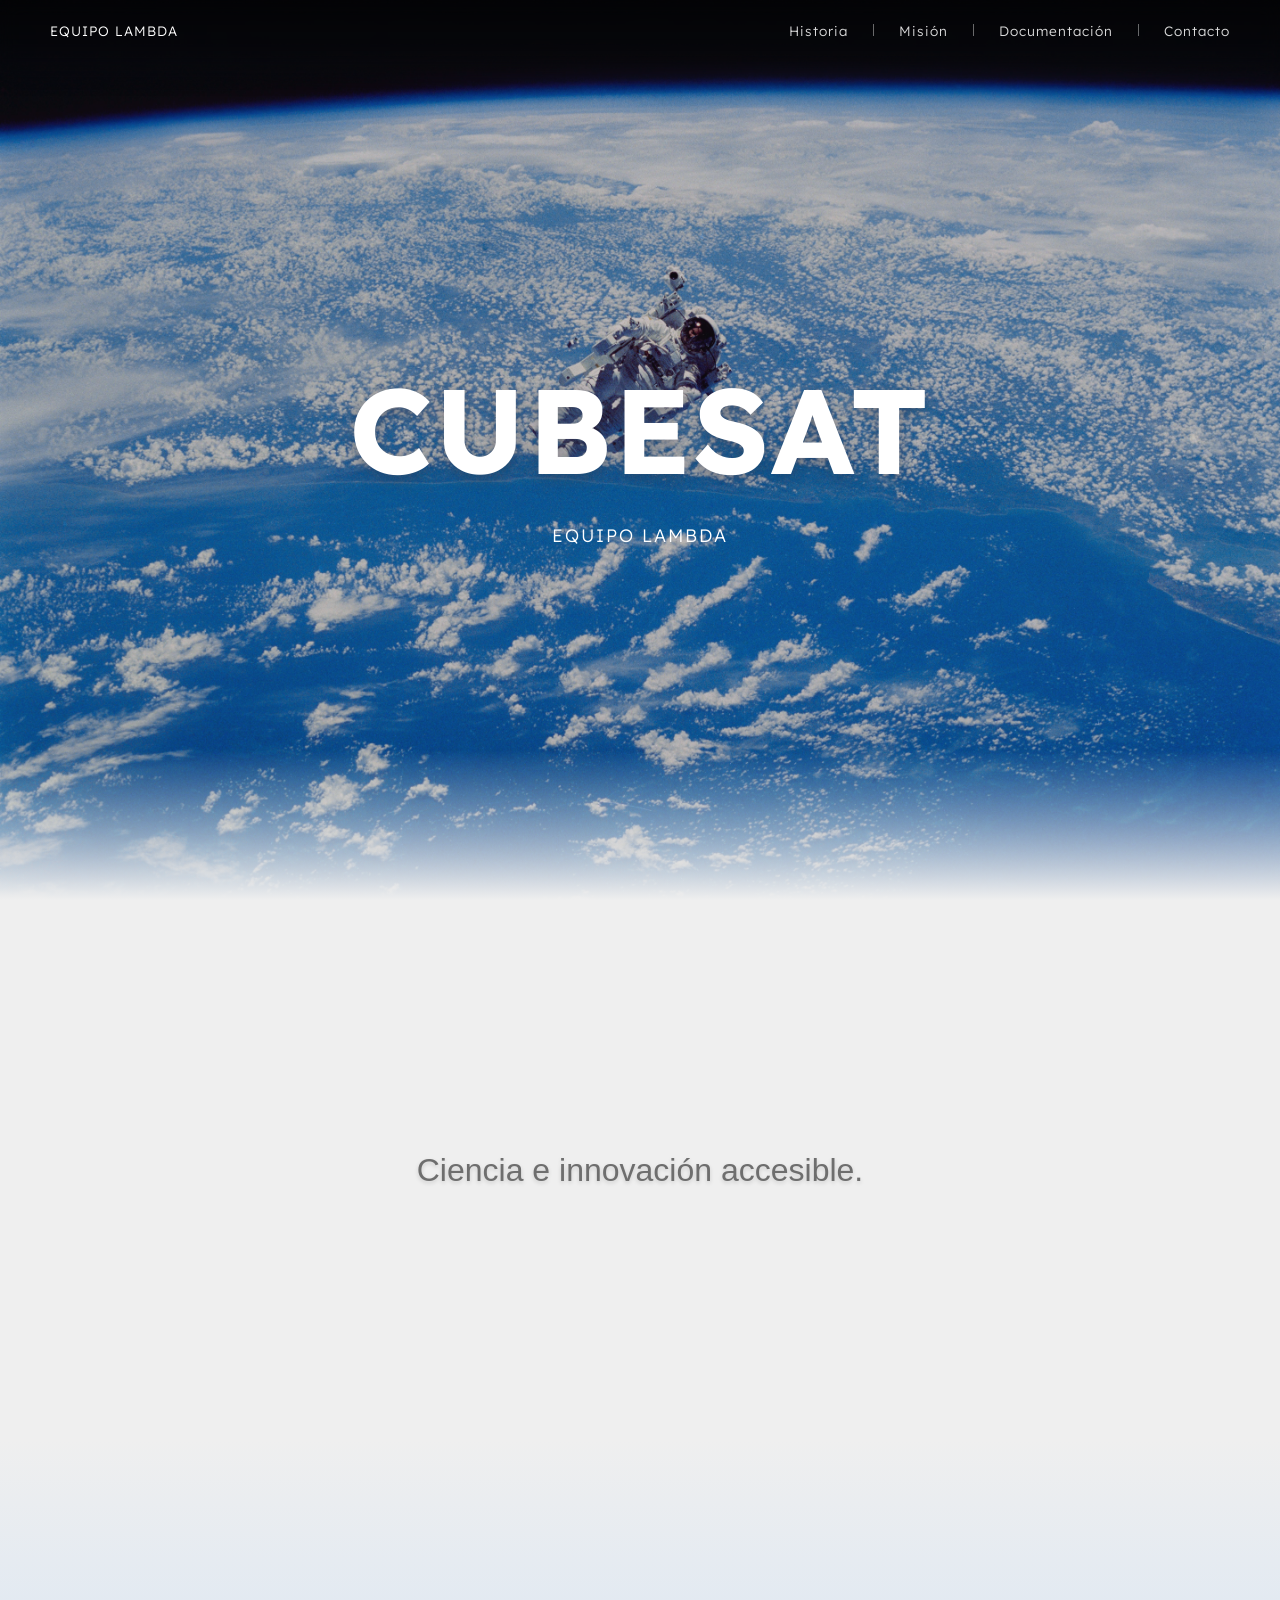
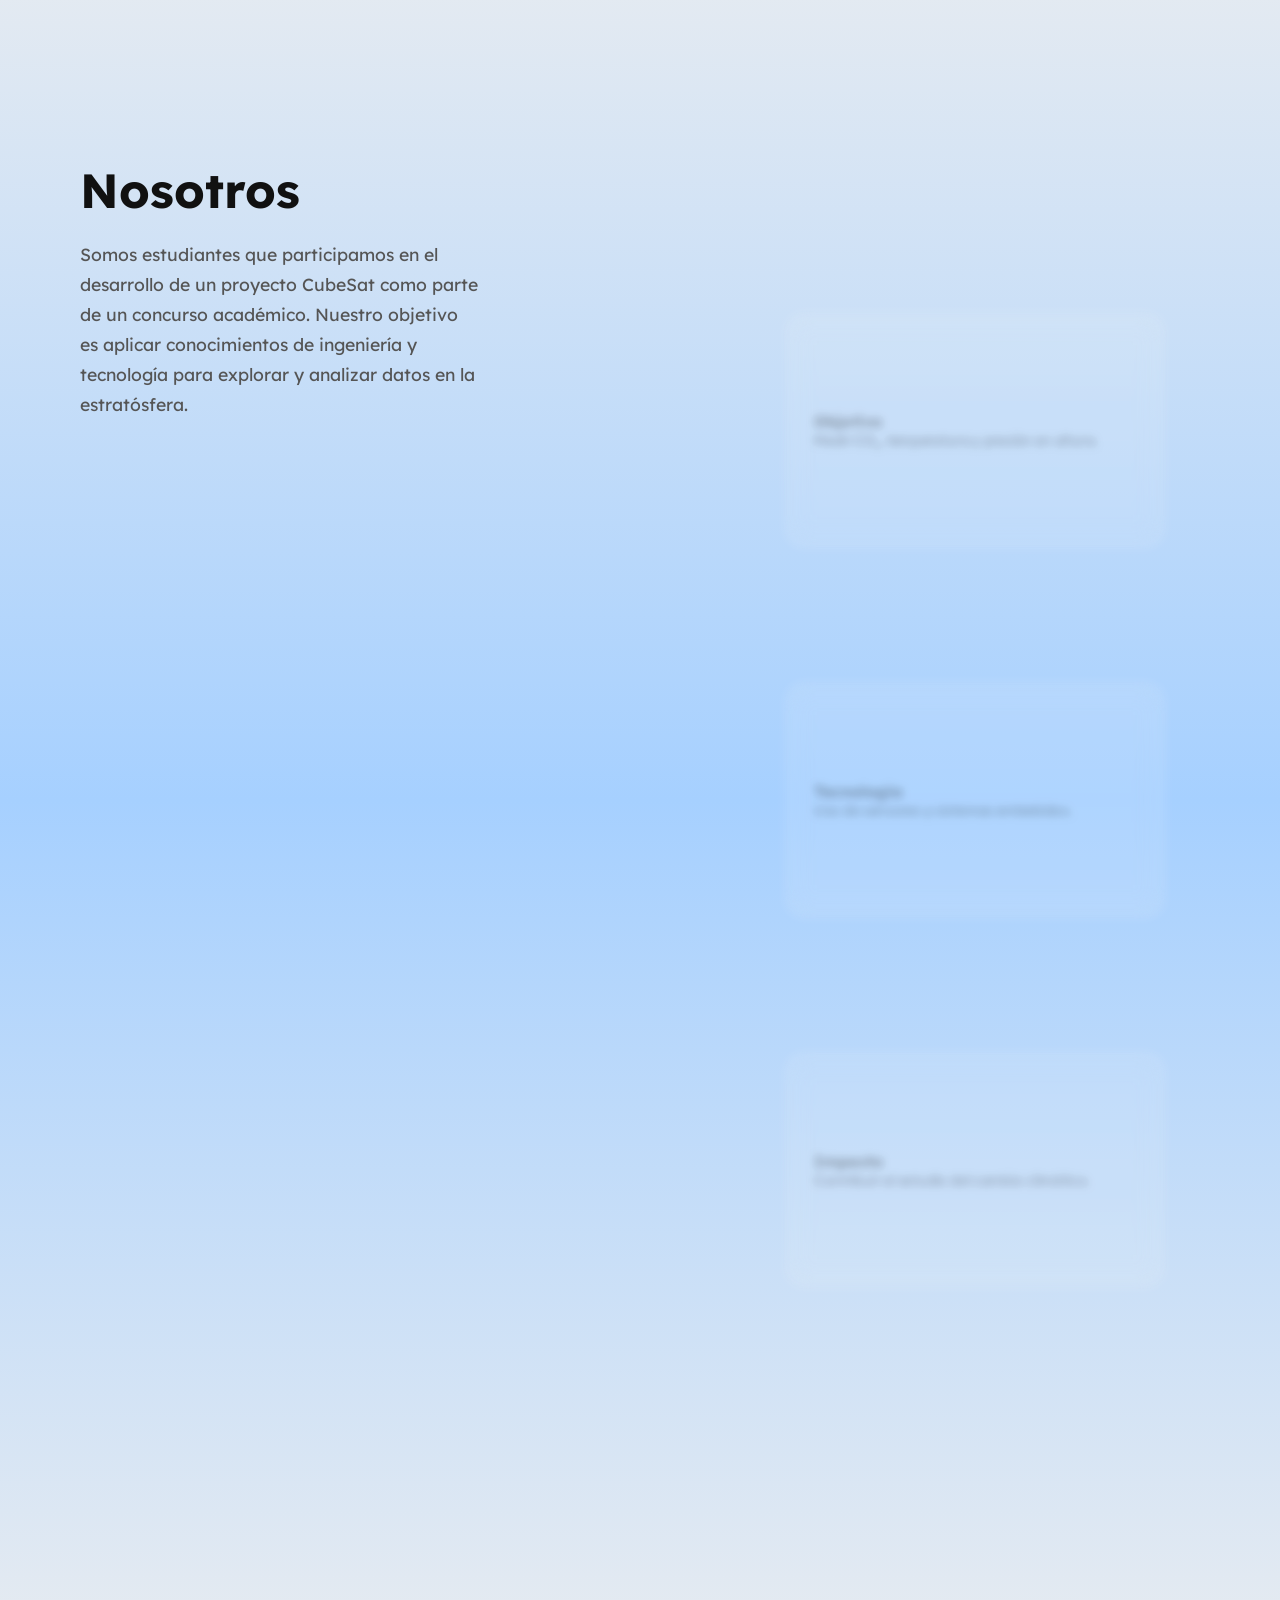
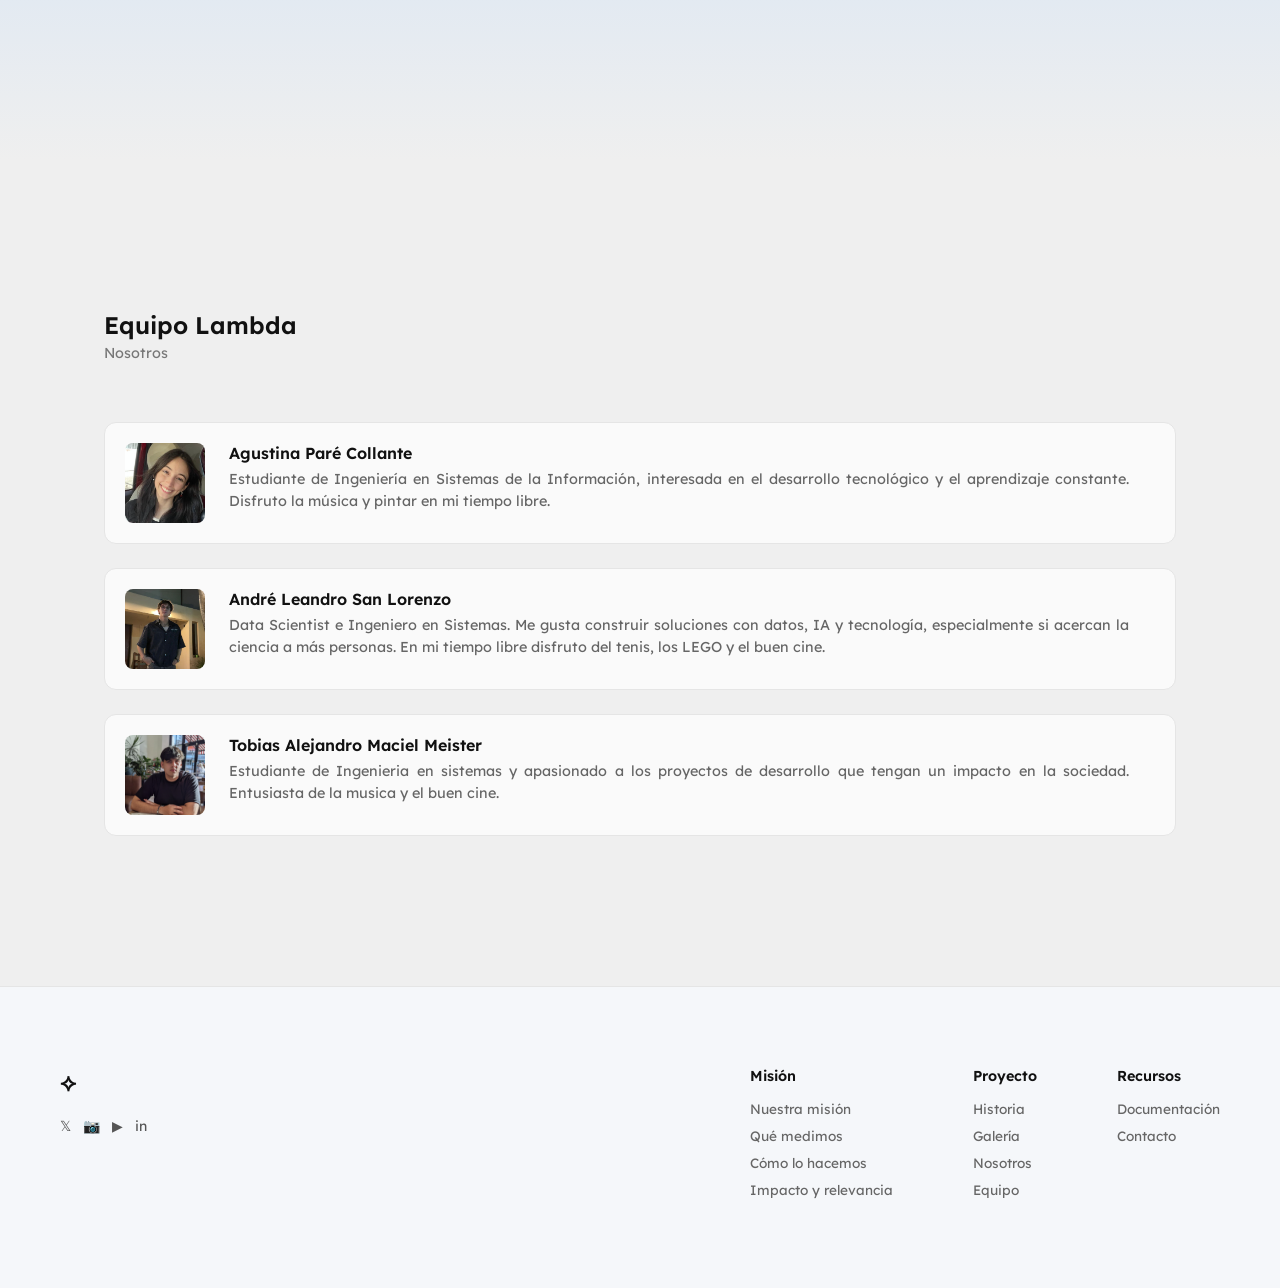
<file: index.html>
<!DOCTYPE html>
<html lang="es">

<head>
  <meta charset="UTF-8">
  <title>Equipo Lambda</title>
  <link rel="stylesheet" href="styles.css">
  <link href="https://fonts.googleapis.com/css2?family=Lexend:wght@300;400;500;600;700&display=swap" rel="stylesheet">
</head>

<body>

  <!-- NAVBAR -->
  <header class="navbar">
    <div class="logo"><a href="index.html" style="color: inherit; text-decoration: none;">EQUIPO LAMBDA</a></div>
    <nav>
      <ul>
        <li><a href="historia.html">Historia</a></li>
        <li><a href="mision.html">Misión</a></li>
        <li><a href="#">Documentación</a></li>
        <li><a href="contacto.html">Contacto</a></li>
      </ul>
    </nav>
  </header>

  <!-- HERO -->
  <section class="hero">
    <div class="overlay">
      <h1>CUBESAT</h1>
      <p>EQUIPO LAMBDA</p>
    </div>
  </section>


  <section class="info">
    <p>Ciencia e innovación accesible.</p>
  </section>

  <section id="nosotros" style="background: linear-gradient(to bottom, #efefef, #a6d0ff, #efefef);">
    <div class="about-full">

      <div class="about-content">
        <h2>Nosotros</h2>
        <p>
          Somos estudiantes que participamos en el desarrollo de un proyecto CubeSat
          como parte de un concurso académico. Nuestro objetivo es aplicar
          conocimientos de ingeniería y tecnología para explorar y analizar datos
          en la estratósfera.
        </p>
      </div>

      <div class="cards-container">

        <div class="glass-card">
          <h3>Objetivo</h3>
          <p>Medir CO₂, temperatura y presión en altura.</p>
        </div>

        <div class="glass-card">
          <h3>Tecnología</h3>
          <p>Uso de sensores y sistemas embebidos.</p>
        </div>

        <div class="glass-card">
          <h3>Impacto</h3>
          <p>Contribuir al estudio del cambio climático.</p>
        </div>
      </div>

    </div>

  </section>

  <section id="equipo" class="team">

    <div class="team-header">
      <h2>Equipo Lambda</h2>
      <p>Nosotros</p>
    </div>

    <div class="team-list">

      <!-- CARD 1 -->
      <div class="team-card">
        <div class="team-img"><img src="profilepics/tini-profile.png" alt="Agustina Paré Collante"></div>
        <div class="team-info">
          <h3>Agustina Paré Collante</h3>
          <p>
            Estudiante de Ingeniería en Sistemas de la Información, interesada en el desarrollo tecnológico y el aprendizaje constante. Disfruto la música y pintar en mi tiempo libre.
          </p>
        </div>
      </div>

      <!-- CARD 2 -->
      <div class="team-card">
        <div class="team-img"><img src="profilepics/andre profile.jpg" alt="André Leandro San Lorenzo"></div>
        <div class="team-info">
          <h3>André Leandro San Lorenzo</h3>
          <p>
            Data Scientist e Ingeniero en Sistemas. Me gusta construir soluciones con datos, IA y tecnología, especialmente si acercan la ciencia a más personas. En mi tiempo libre disfruto del tenis, los LEGO y el buen cine.
          </p>
        </div>
      </div>

      <!-- CARD 3 -->
      <div class="team-card">
        <div class="team-img"><img src="profilepics/tobias profile.jpg" alt="Tobias Maciel"></div>
        <div class="team-info">
          <h3>Tobias Alejandro Maciel Meister</h3>
          <p>
            Estudiante de Ingenieria en sistemas y apasionado a los proyectos de desarrollo que tengan un impacto en la sociedad. Entusiasta de la musica y el buen cine.
          </p>
        </div>
      </div>

    </div>

  </section>
  <footer class="footer">

    <div class="footer-left">
      <div class="logo">⟡</div>

      <div class="socials">
        <span>𝕏</span>
        <span>📷</span>
        <span>▶</span>
        <span>in</span>
      </div>
    </div>

    <div class="footer-columns">
      <div class="footer-col">
        <h4>Misión</h4>
        <ul>
          <li><a href="mision.html#proposito">Nuestra misión</a></li>
          <li><a href="mision.html#mediciones">Qué medimos</a></li>
          <li><a href="mision.html#ingenieria">Cómo lo hacemos</a></li>
          <li><a href="mision.html#impacto">Impacto y relevancia</a></li>
        </ul>
      </div>

      <div class="footer-col">
        <h4>Proyecto</h4>
        <ul>
          <li><a href="historia.html">Historia</a></li>
          <li><a href="historia.html#galeria-circular">Galería</a></li>
          <li><a href="index.html#nosotros">Nosotros</a></li>
          <li><a href="index.html#equipo">Equipo</a></li>
        </ul>
      </div>

      <div class="footer-col">
        <h4>Recursos</h4>
        <ul>
          <li><a href="#">Documentación</a></li>
          <li><a href="#">Contacto</a></li>
        </ul>
      </div>
    </div>

  </footer>

  <script>
    const cards = document.querySelectorAll(".glass-card");

    const handleScroll = () => {
      let trigger = window.innerHeight / 2;

      cards.forEach(card => {
        let rect = card.getBoundingClientRect();

        if (rect.top < trigger + 100 && rect.bottom > trigger - 100) {
          card.classList.add("active");
        } else {
          card.classList.remove("active");
        }
      });
    };

    window.addEventListener("scroll", handleScroll);
    handleScroll();
  </script>

</body>

</html>
</file>
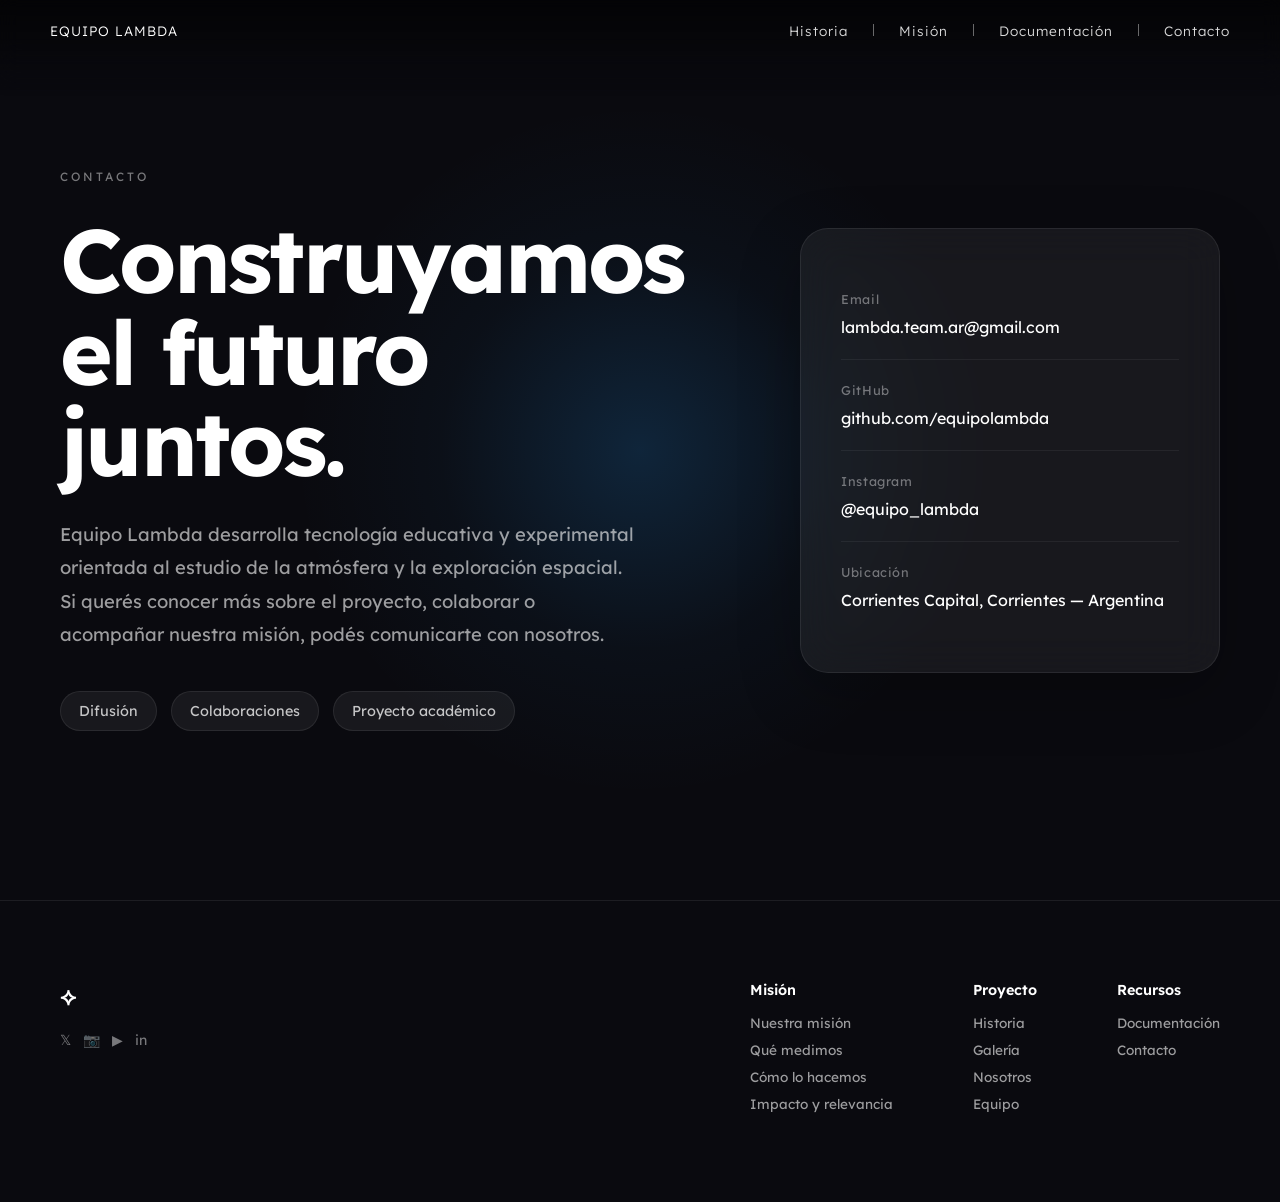
<file: contacto.html>
<!DOCTYPE html>
<html lang="es">

<head>
  <meta charset="UTF-8">
  <meta name="viewport" content="width=device-width, initial-scale=1.0">
  <title>Contacto - Equipo Lambda</title>
  <link rel="stylesheet" href="styles.css">
  <link rel="stylesheet" href="styles-contacto.css">
  <link href="https://fonts.googleapis.com/css2?family=Lexend:wght@300;400;500;600;700&display=swap" rel="stylesheet">
</head>

<body>

  <!-- NAVBAR -->
  <header class="navbar">
    <div class="logo"><a href="index.html" style="color: inherit; text-decoration: none;">EQUIPO LAMBDA</a></div>
    <nav>
      <ul>
        <li><a href="historia.html">Historia</a></li>
        <li><a href="mision.html">Misión</a></li>
        <li><a href="#">Documentación</a></li>
        <li><a href="contacto.html">Contacto</a></li>
      </ul>
    </nav>
  </header>

  <section class="contact-page">
    <!-- fondo glow -->
    <div class="contact-glow"></div>

    <div class="contact-wrapper">
      <!-- texto izquierda -->
      <div class="contact-left">
        <span class="contact-eyebrow">CONTACTO</span>
        <h1>
          Construyamos <br> el futuro juntos.
        </h1>
        <p>
          Equipo Lambda desarrolla tecnología educativa y experimental
          orientada al estudio de la atmósfera y la exploración espacial.
          Si querés conocer más sobre el proyecto, colaborar o acompañar
          nuestra misión, podés comunicarte con nosotros.
        </p>
        <div class="contact-tags">
          <div class="tag">Difusión</div>
          <div class="tag">Colaboraciones</div>
          <div class="tag">Proyecto académico</div>
        </div>
      </div>

      <!-- card derecha -->
      <div class="contact-card">
        <div class="contact-item">
          <span>Email</span>
          <a href="mailto:lambda.team.ar@gmail.com">
            lambda.team.ar@gmail.com  
          </a>
        </div>
        <div class="contact-item">
          <span>GitHub</span>
          <a href="#">
            github.com/equipolambda
          </a>
        </div>
        <div class="contact-item">
          <span>Instagram</span>
          <a href="https://www.instagram.com/equipo_lambda/">
            @equipo_lambda
          </a>
        </div>
        <div class="contact-item">
          <span>Ubicación</span>
          <p>Corrientes Capital, Corrientes — Argentina</p>
        </div>
      </div>
    </div>
  </section>

  <!-- FOOTER -->
  <footer class="footer footer-dark">
    <div class="footer-left">
      <div class="logo">⟡</div>
      <div class="socials">
        <span>𝕏</span>
        <span>📷</span>
        <span>▶</span>
        <span>in</span>
      </div>
    </div>

    <div class="footer-columns">
      <div class="footer-col">
        <h4>Misión</h4>
        <ul>
          <li><a href="mision.html#proposito">Nuestra misión</a></li>
          <li><a href="mision.html#mediciones">Qué medimos</a></li>
          <li><a href="mision.html#ingenieria">Cómo lo hacemos</a></li>
          <li><a href="mision.html#impacto">Impacto y relevancia</a></li>
        </ul>
      </div>

      <div class="footer-col">
        <h4>Proyecto</h4>
        <ul>
          <li><a href="historia.html">Historia</a></li>
          <li><a href="historia.html#galeria-circular">Galería</a></li>
          <li><a href="index.html#nosotros">Nosotros</a></li>
          <li><a href="index.html#equipo">Equipo</a></li>
        </ul>
      </div>

      <div class="footer-col">
        <h4>Recursos</h4>
        <ul>
          <li><a href="#">Documentación</a></li>
          <li><a href="contacto.html">Contacto</a></li>
        </ul>
      </div>
    </div>
  </footer>

</body>

</html>
</file>
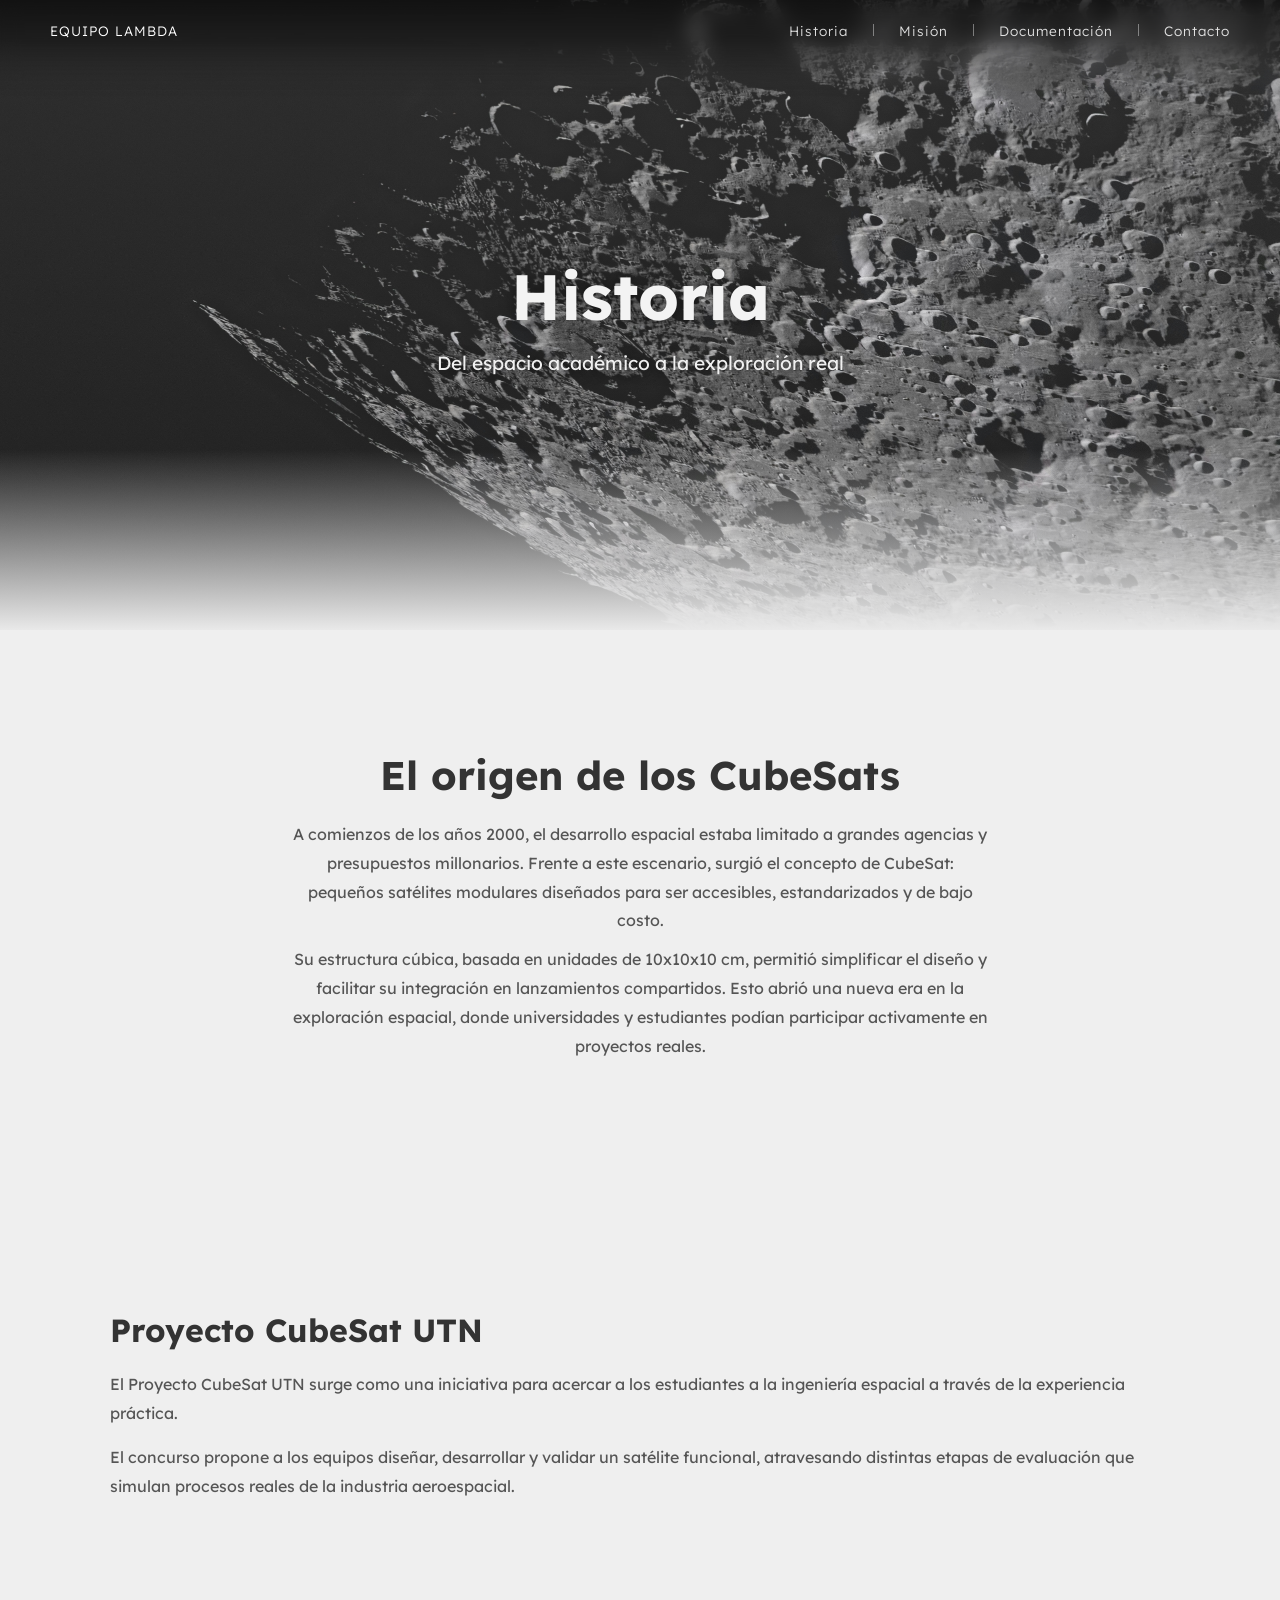
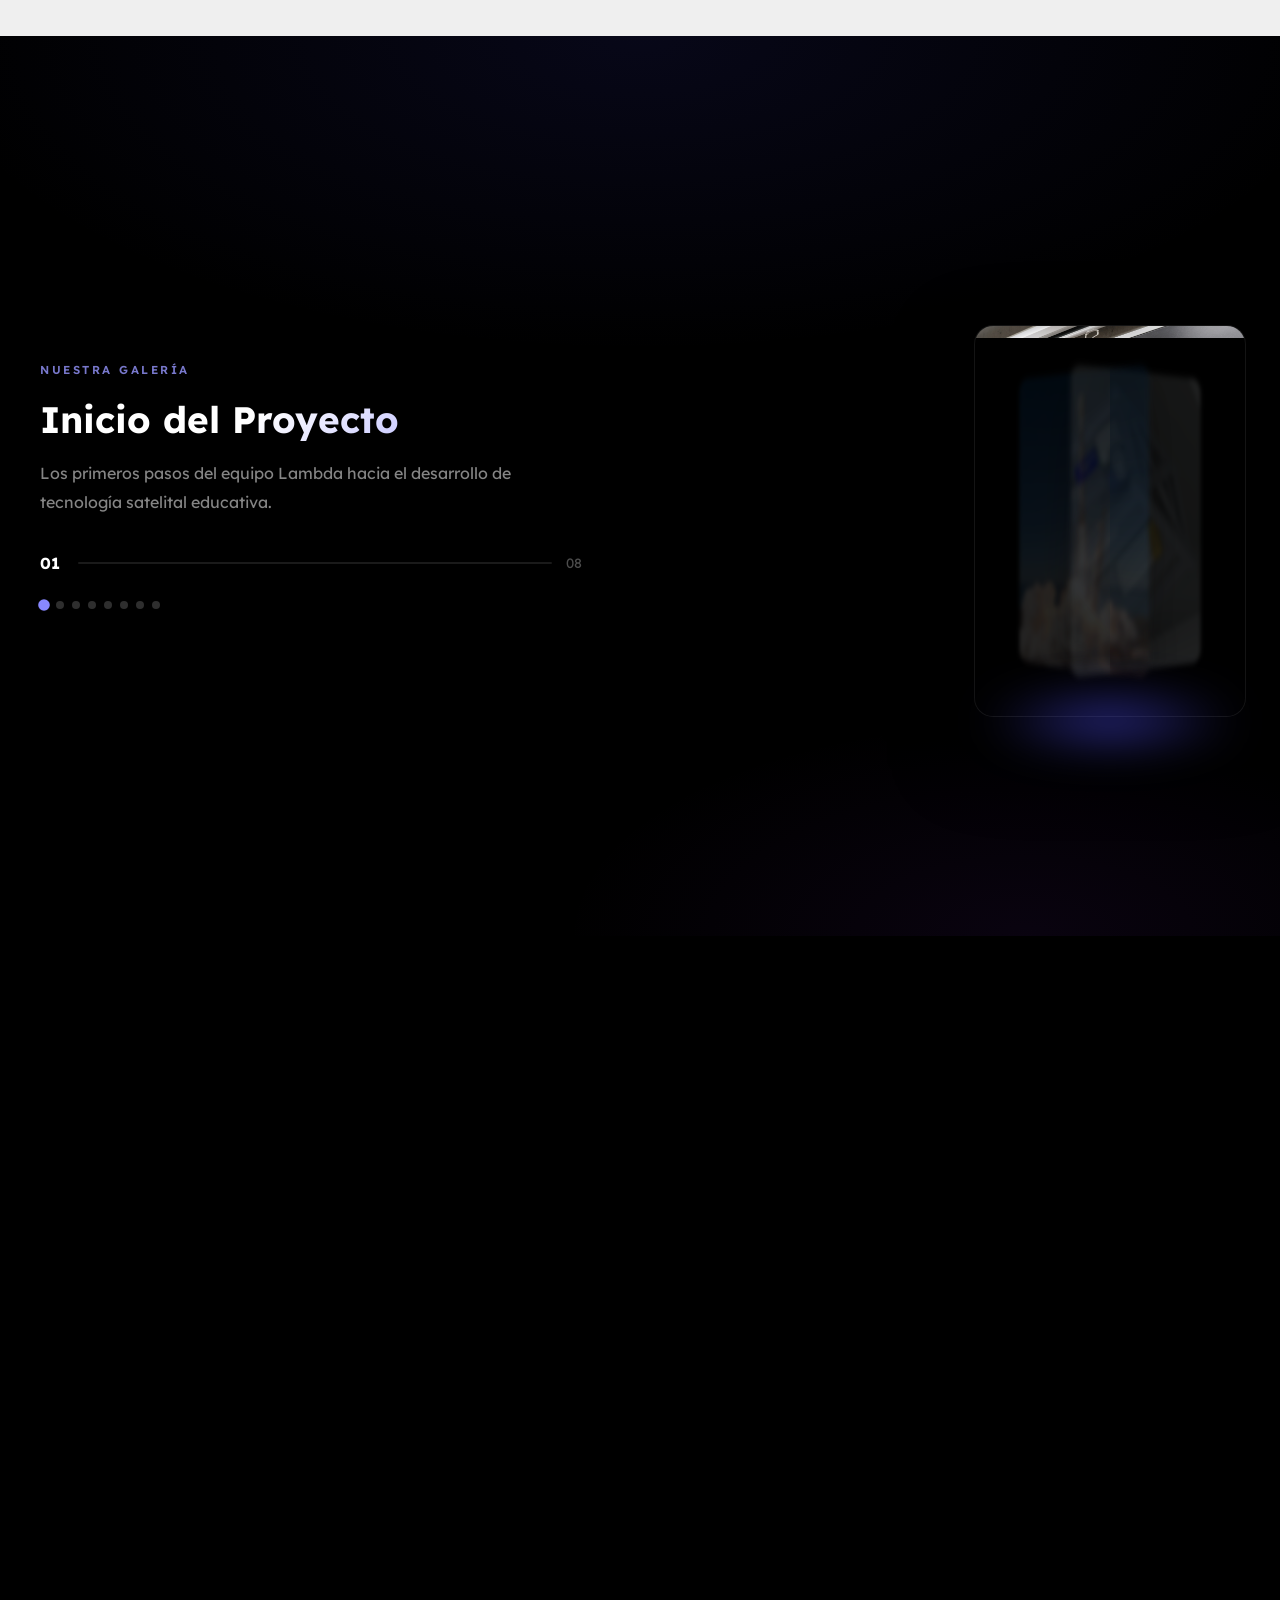
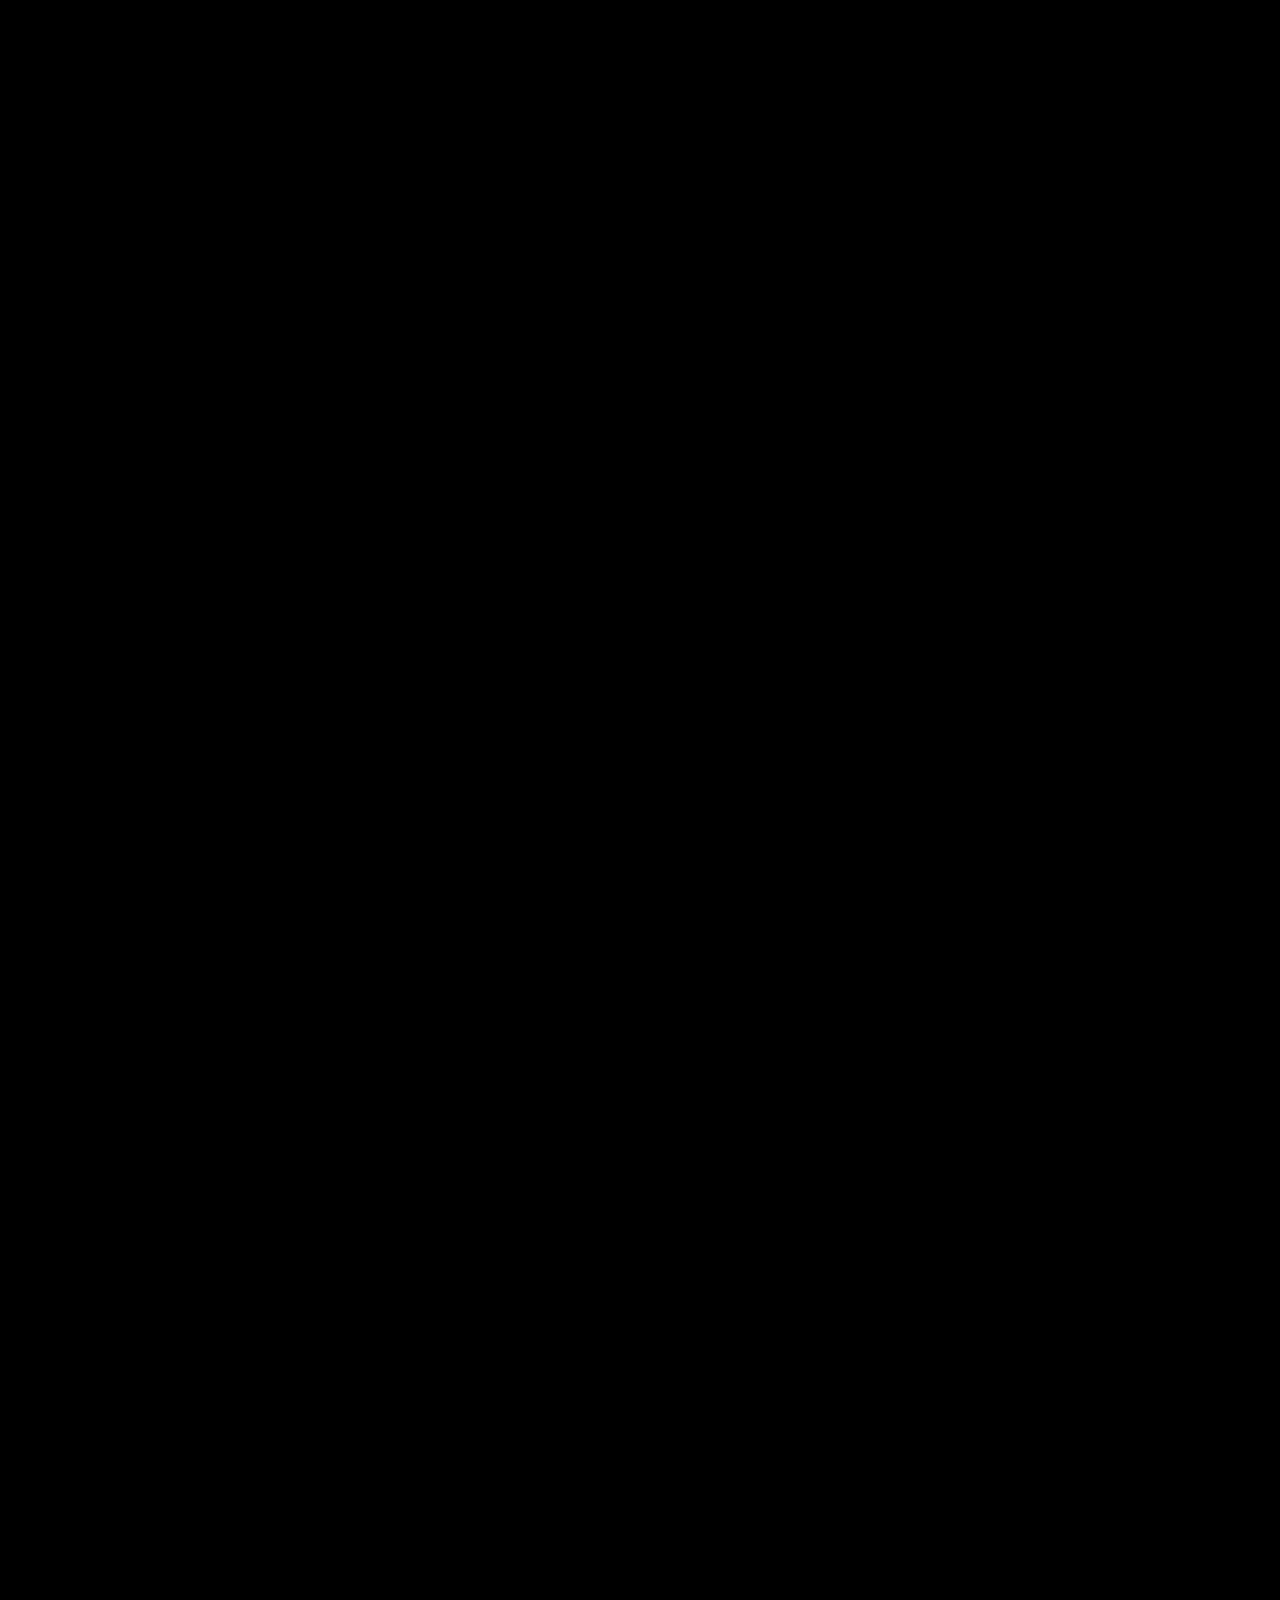
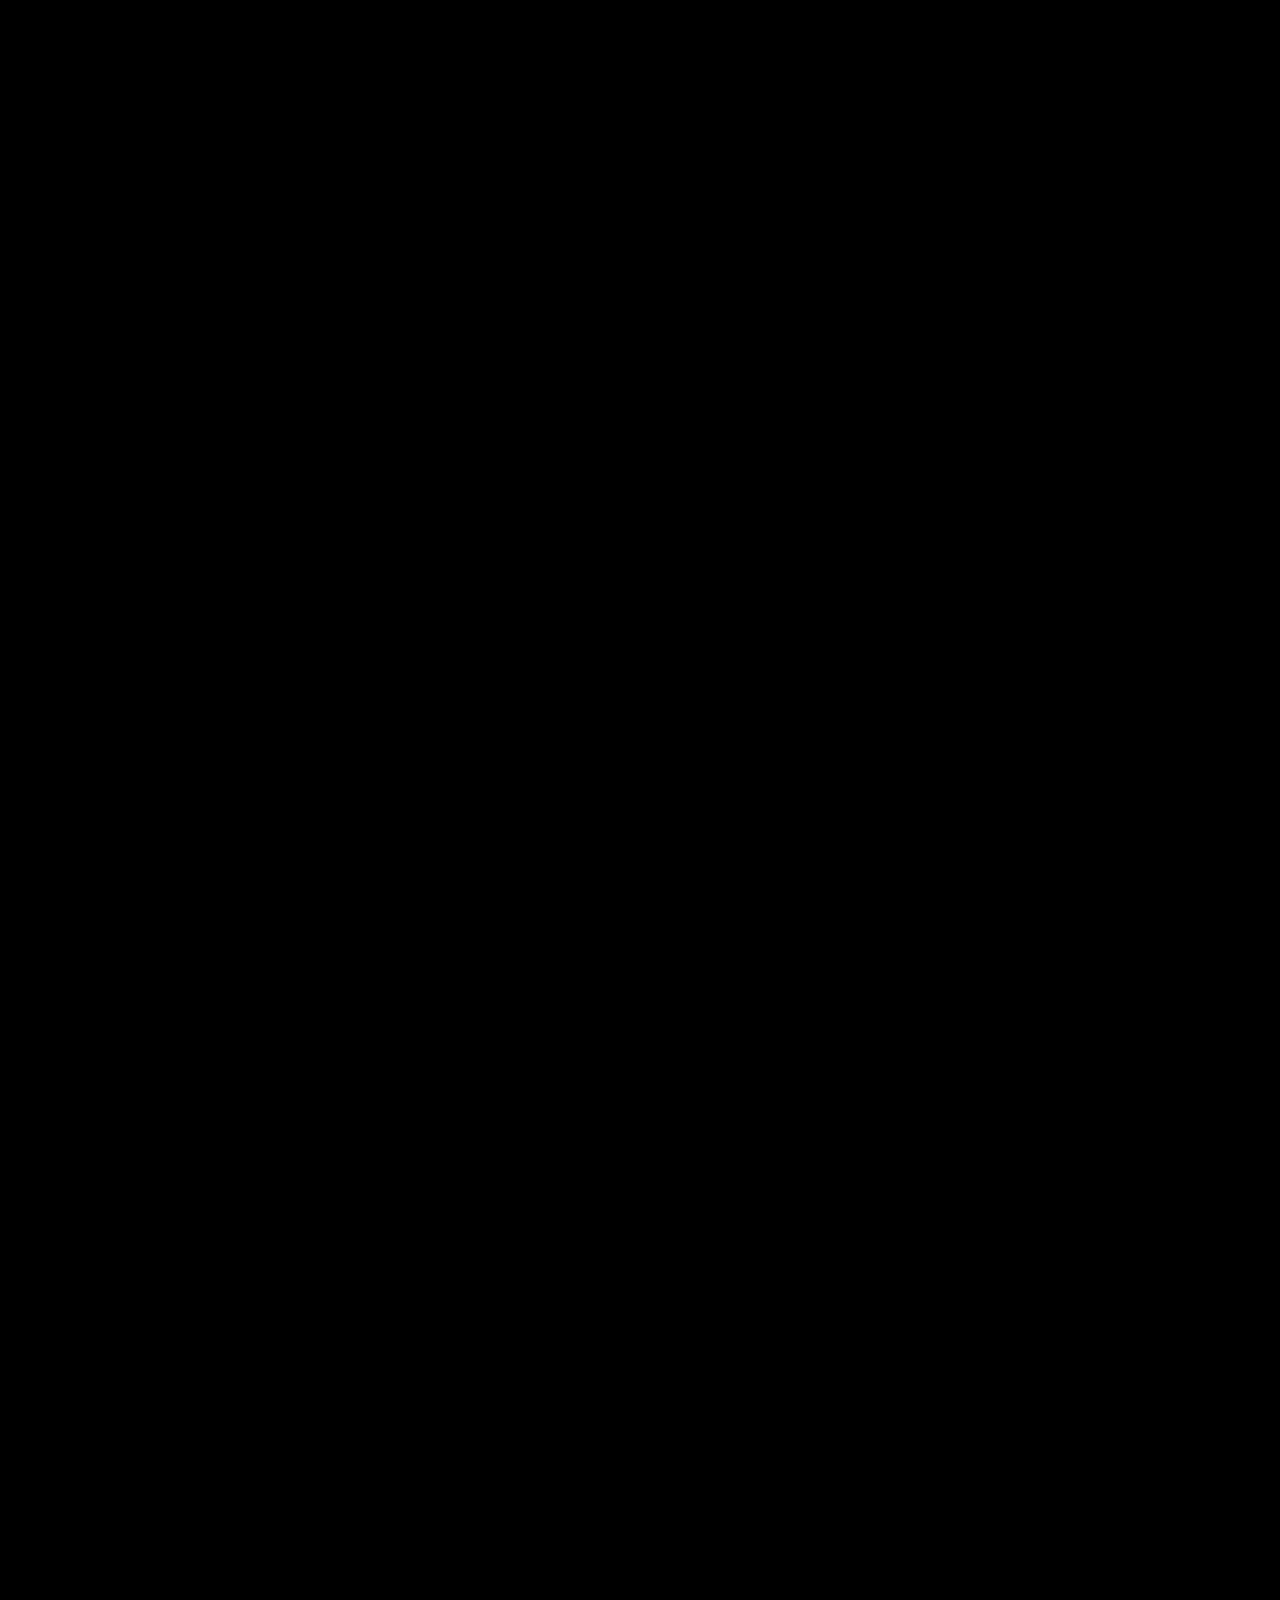
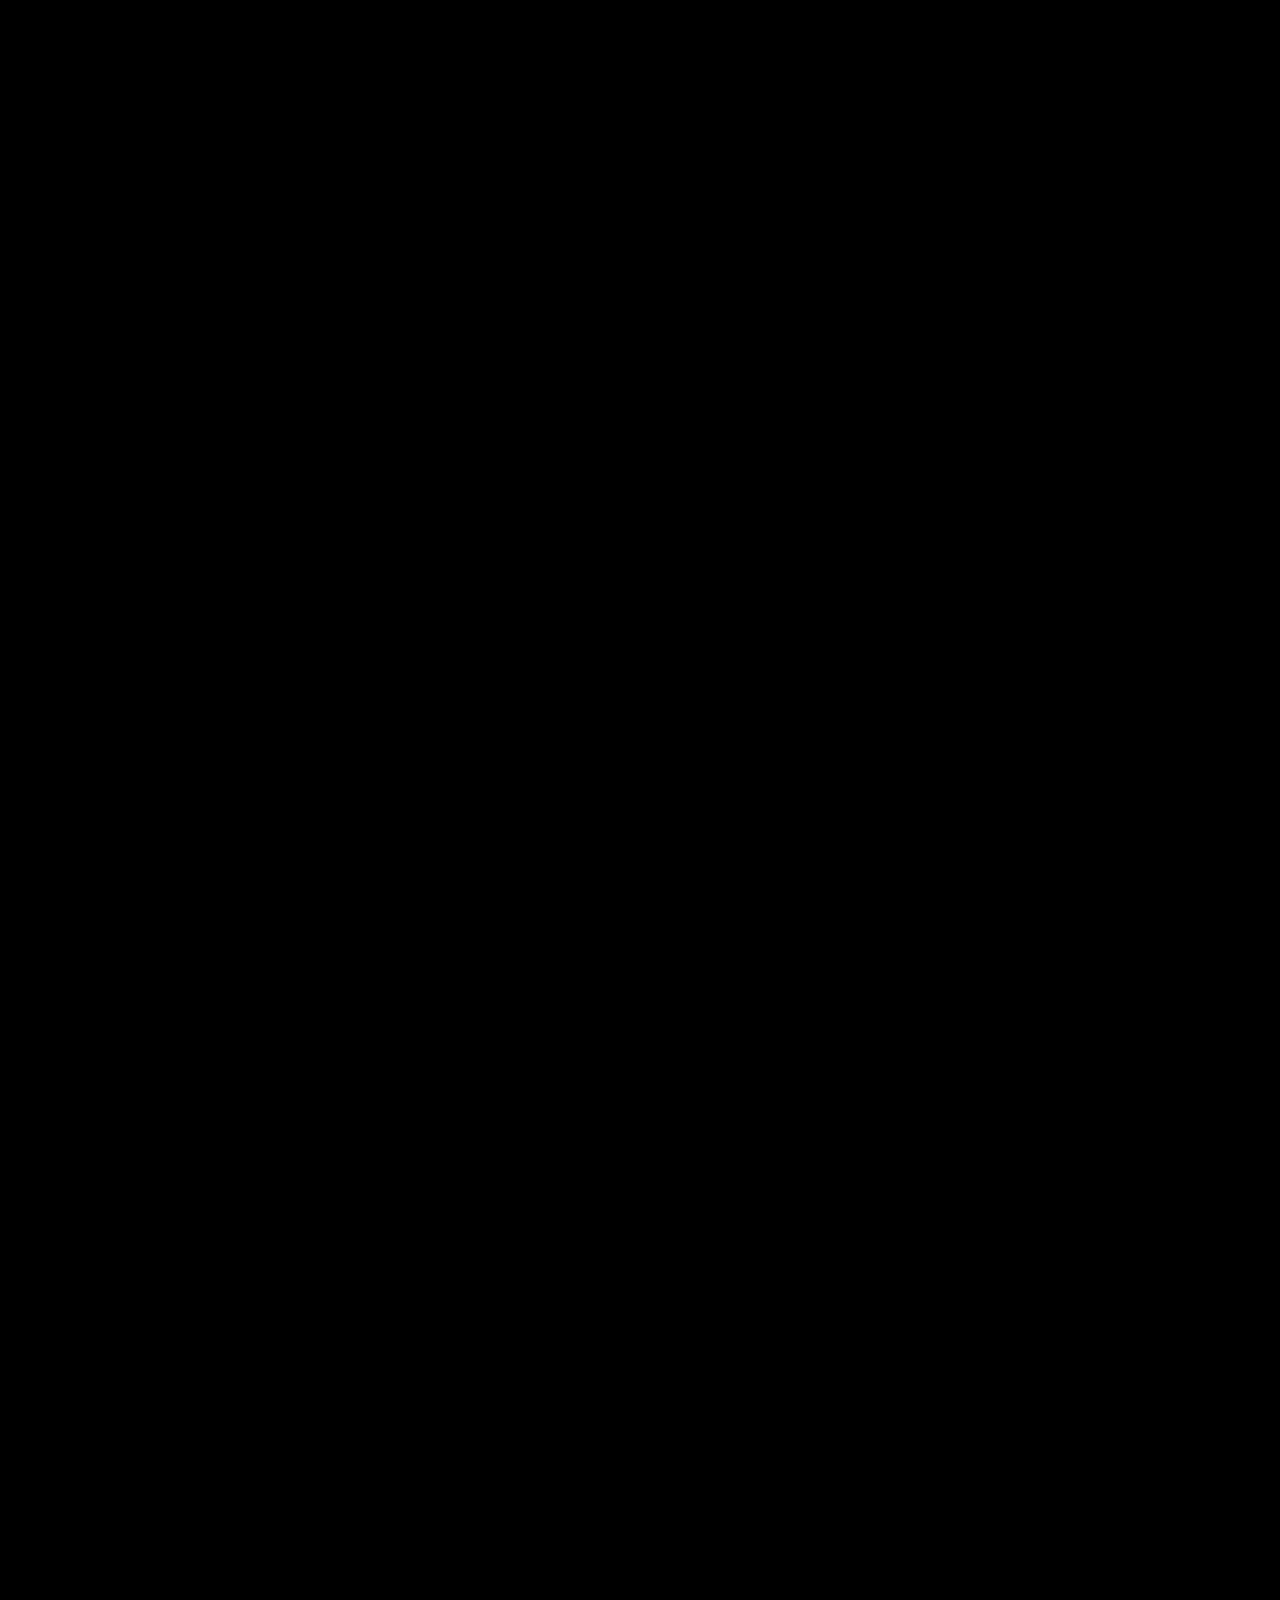
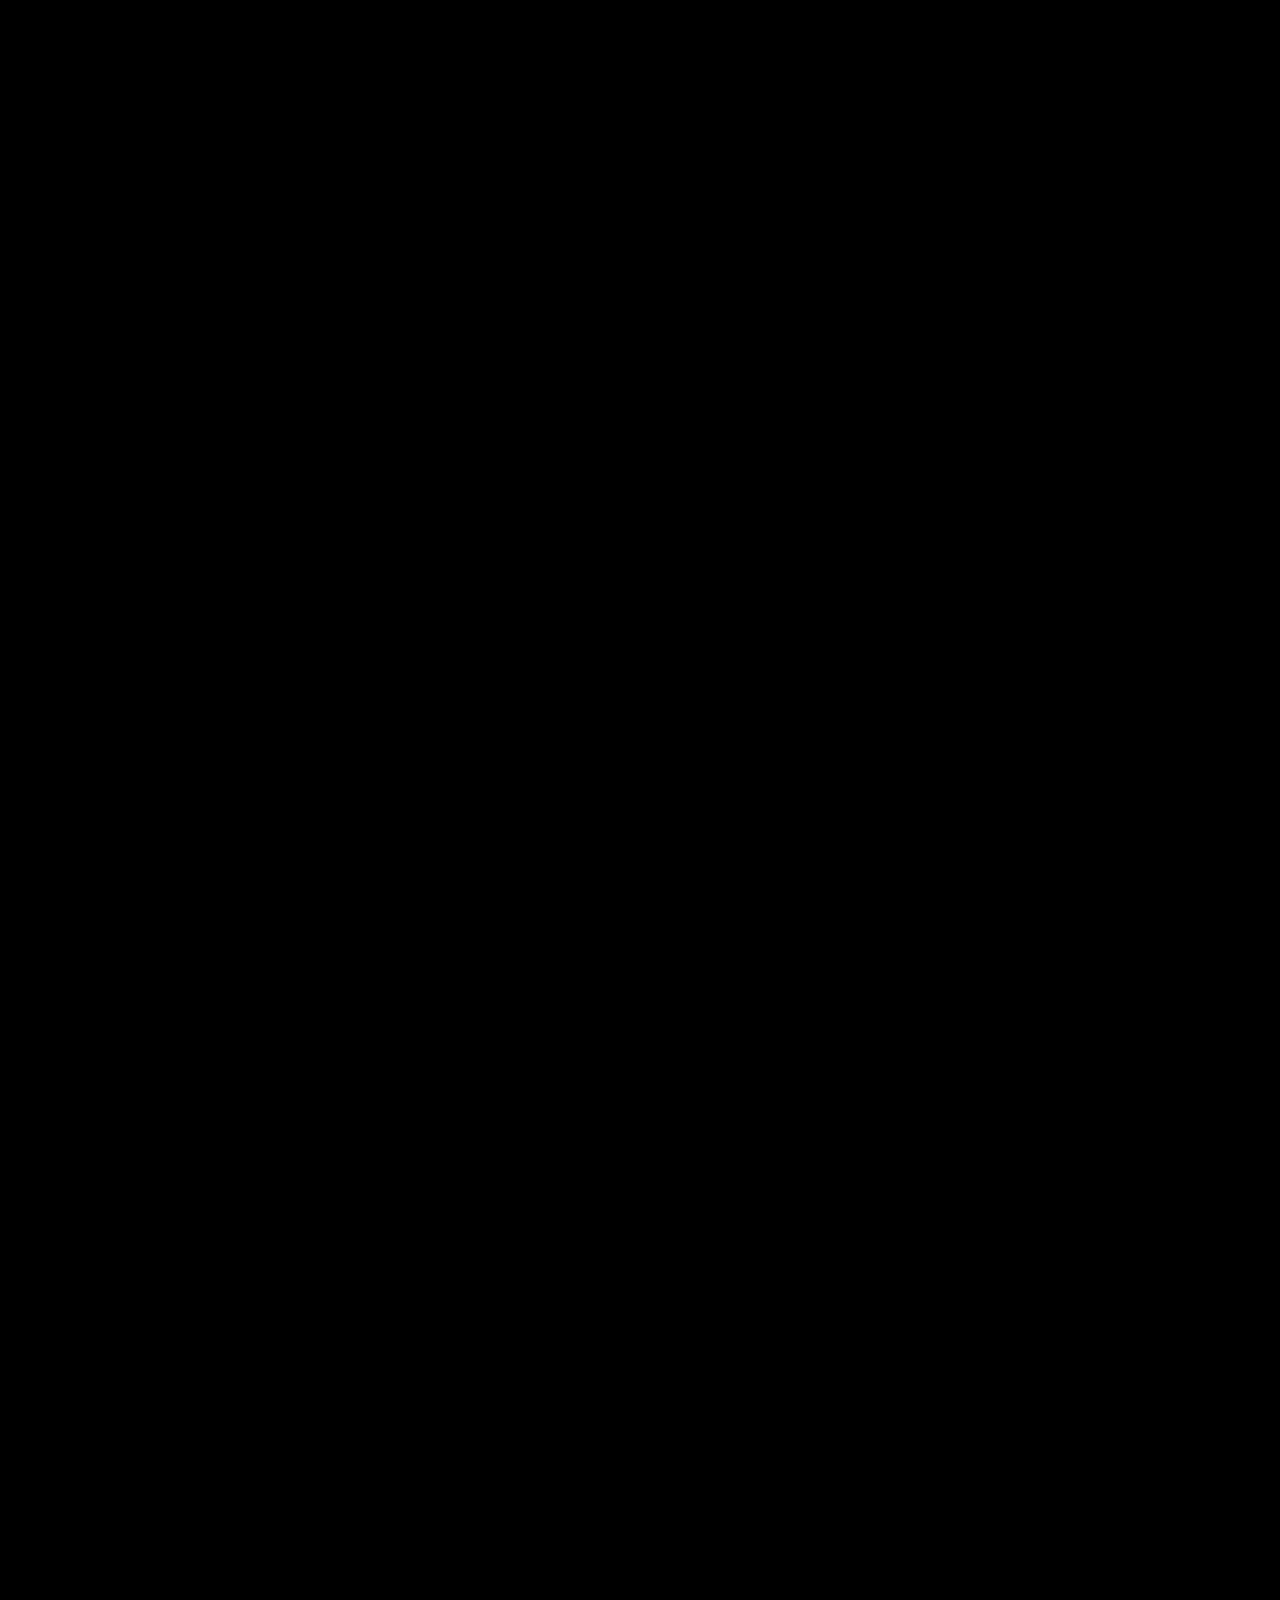
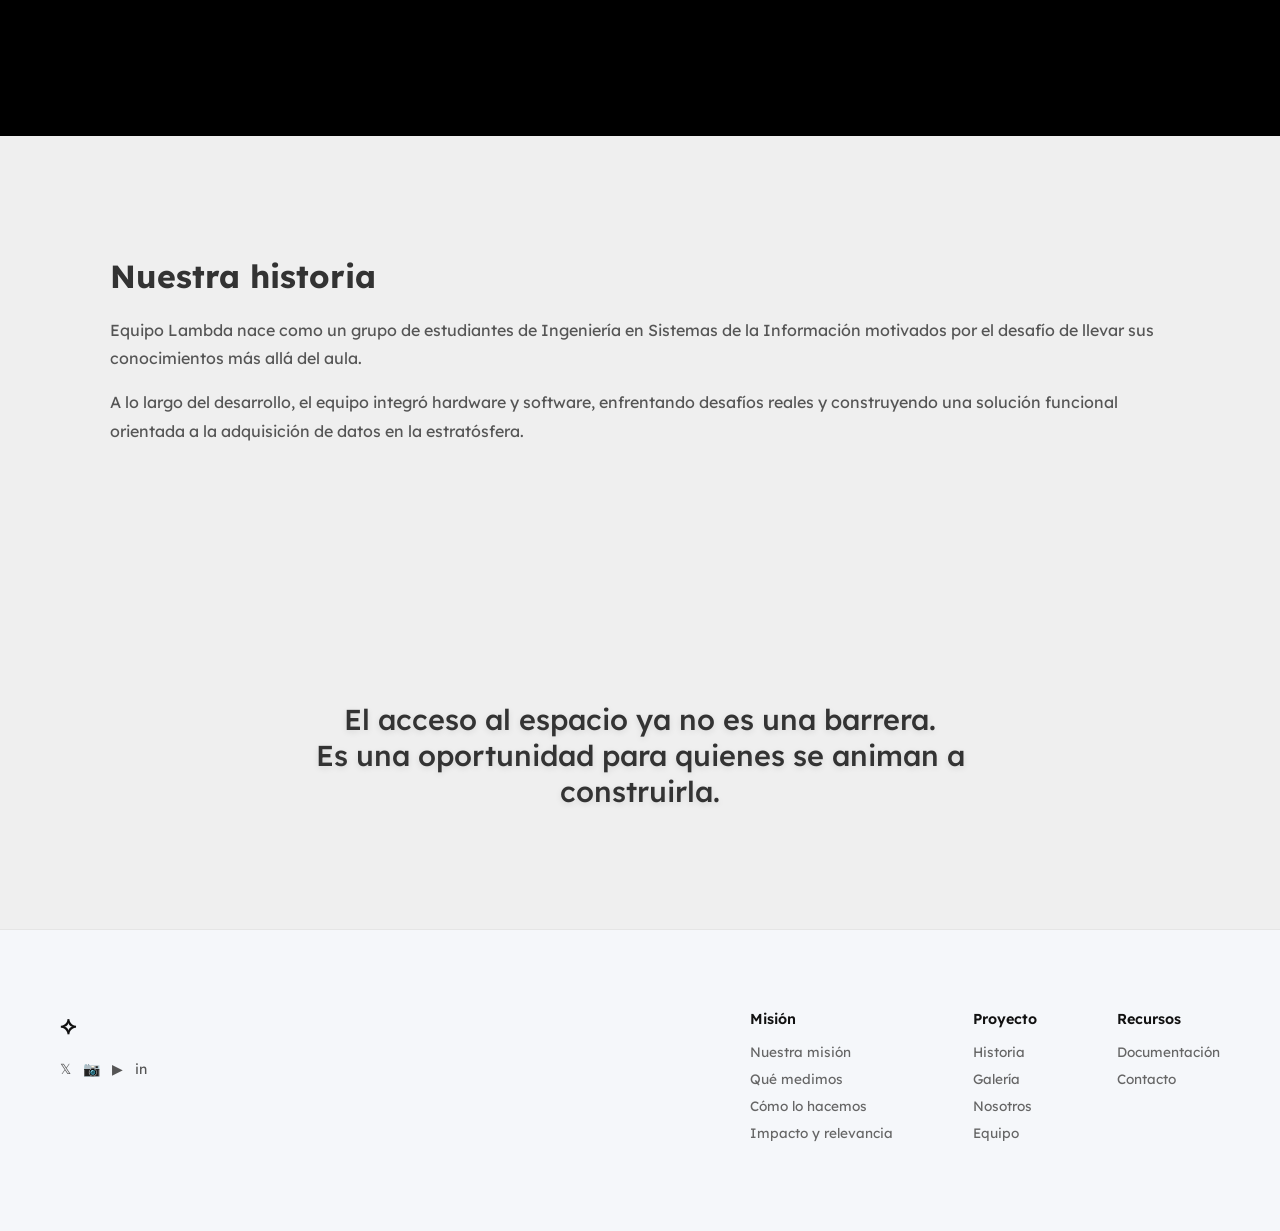
<file: historia.html>
<!DOCTYPE html>
<html lang="es">
<head>
  <meta charset="UTF-8">
  <meta name="viewport" content="width=device-width, initial-scale=1.0">
  <title>Historia - Equipo Lambda</title>
  <link rel="stylesheet" href="styles.css">
  <link rel="stylesheet" href="styles-historia.css">
  <link href="https://fonts.googleapis.com/css2?family=Lexend:wght@300;400;500;600;700&display=swap" rel="stylesheet">
</head>
<body>

  <!-- NAVBAR -->
  <header class="navbar">
    <div class="logo"><a href="index.html" style="color: inherit; text-decoration: none;">EQUIPO LAMBDA</a></div>
    <nav>
      <ul>
        <li><a href="historia.html">Historia</a></li>
        <li><a href="mision.html">Misión</a></li>
        <li><a href="#">Documentación</a></li>
        <li><a href="contacto.html">Contacto</a></li>
      </ul>
    </nav>
  </header>

  <section class="historia-hero">
    <h1>Historia</h1>
    <p>Del espacio académico a la exploración real</p>
  </section>

  <section class="historia-block centered">
    <h2>El origen de los CubeSats</h2>
    <p>
      A comienzos de los años 2000, el desarrollo espacial estaba limitado a grandes agencias y presupuestos millonarios.
      Frente a este escenario, surgió el concepto de CubeSat: pequeños satélites modulares diseñados para ser accesibles,
      estandarizados y de bajo costo.
    </p>
    <p>
      Su estructura cúbica, basada en unidades de 10x10x10 cm, permitió simplificar el diseño y facilitar su integración
      en lanzamientos compartidos. Esto abrió una nueva era en la exploración espacial, donde universidades y estudiantes
      podían participar activamente en proyectos reales.
    </p>
  </section>

  <section class="historia-block split">
    <div class="text">
      <h2>Proyecto CubeSat UTN</h2>
      <p>
        El Proyecto CubeSat UTN surge como una iniciativa para acercar a los estudiantes a la ingeniería espacial a través
        de la experiencia práctica.
      </p>
      <p>
        El concurso propone a los equipos diseñar, desarrollar y validar un satélite funcional, atravesando distintas etapas
        de evaluación que simulan procesos reales de la industria aeroespacial.
      </p>
    </div>
  </section>

  <!-- GALERÍA SCROLL -->
  <section id="galeria-circular">
    <div class="gallery-sticky">
      <div class="gallery-layout">

        <!-- LEFT: texto dinámico -->
        <div class="gallery-left">
          <span class="gallery-eyebrow">Nuestra Galería</span>
          <h2 id="g-title">Inicio del Proyecto</h2>
          <p id="g-desc">Los primeros pasos del equipo Lambda hacia el desarrollo de tecnología satelital educativa.</p>
          <div class="gallery-meta">
            <span id="g-current">01</span>
            <div class="gallery-progress-track">
              <div id="g-bar"></div>
            </div>
            <span class="g-total">08</span>
          </div>
          <div class="gallery-dots" id="g-dots"></div>
        </div>

        <!-- RIGHT: stage 3D con prev / curr / next -->
        <div class="gallery-right">
          <div class="gallery-stage-wrap">
            <div class="gallery-stage">
              <div class="g-slot g-slot-prev" id="g-slot-prev"></div>
              <div class="g-slot g-slot-curr" id="g-slot-curr"></div>
              <div class="g-slot g-slot-next" id="g-slot-next"></div>
            </div>
            <div class="gallery-bloom" id="g-bloom"></div>
          </div>
        </div>

      </div>
    </div>
  </section>

  <section class="historia-block split reverse">
    <div class="text">
      <h2>Nuestra historia</h2>
      <p>
        Equipo Lambda nace como un grupo de estudiantes de Ingeniería en Sistemas de la Información motivados por el desafío
        de llevar sus conocimientos más allá del aula.
      </p>
      <p>
        A lo largo del desarrollo, el equipo integró hardware y software, enfrentando desafíos reales y construyendo una
        solución funcional orientada a la adquisición de datos en la estratósfera.
      </p>
    </div>
  </section>

  <section class="historia-final">
    <p>
      El acceso al espacio ya no es una barrera.<br>
      Es una oportunidad para quienes se animan a construirla.
    </p>
  </section>

  <footer class="footer">

    <div class="footer-left">
      <div class="logo">⟡</div>

      <div class="socials">
        <span>𝕏</span>
        <span>📷</span>
        <span>▶</span>
        <span>in</span>
      </div>
    </div>

    <div class="footer-columns">
      <div class="footer-col">
        <h4>Misión</h4>
        <ul>
          <li><a href="mision.html#proposito">Nuestra misión</a></li>
          <li><a href="mision.html#mediciones">Qué medimos</a></li>
          <li><a href="mision.html#ingenieria">Cómo lo hacemos</a></li>
          <li><a href="mision.html#impacto">Impacto y relevancia</a></li>
        </ul>
      </div>

      <div class="footer-col">
        <h4>Proyecto</h4>
        <ul>
          <li><a href="historia.html">Historia</a></li>
          <li><a href="historia.html#galeria-circular">Galería</a></li>
          <li><a href="index.html#nosotros">Nosotros</a></li>
          <li><a href="index.html#equipo">Equipo</a></li>
        </ul>
      </div>

      <div class="footer-col">
        <h4>Recursos</h4>
        <ul>
          <li><a href="#">Documentación</a></li>
          <li><a href="#">Contacto</a></li>
        </ul>
      </div>
    </div>

  </footer>
    <script src="controlScroll.js"></script>
</body>
</html>
</file>
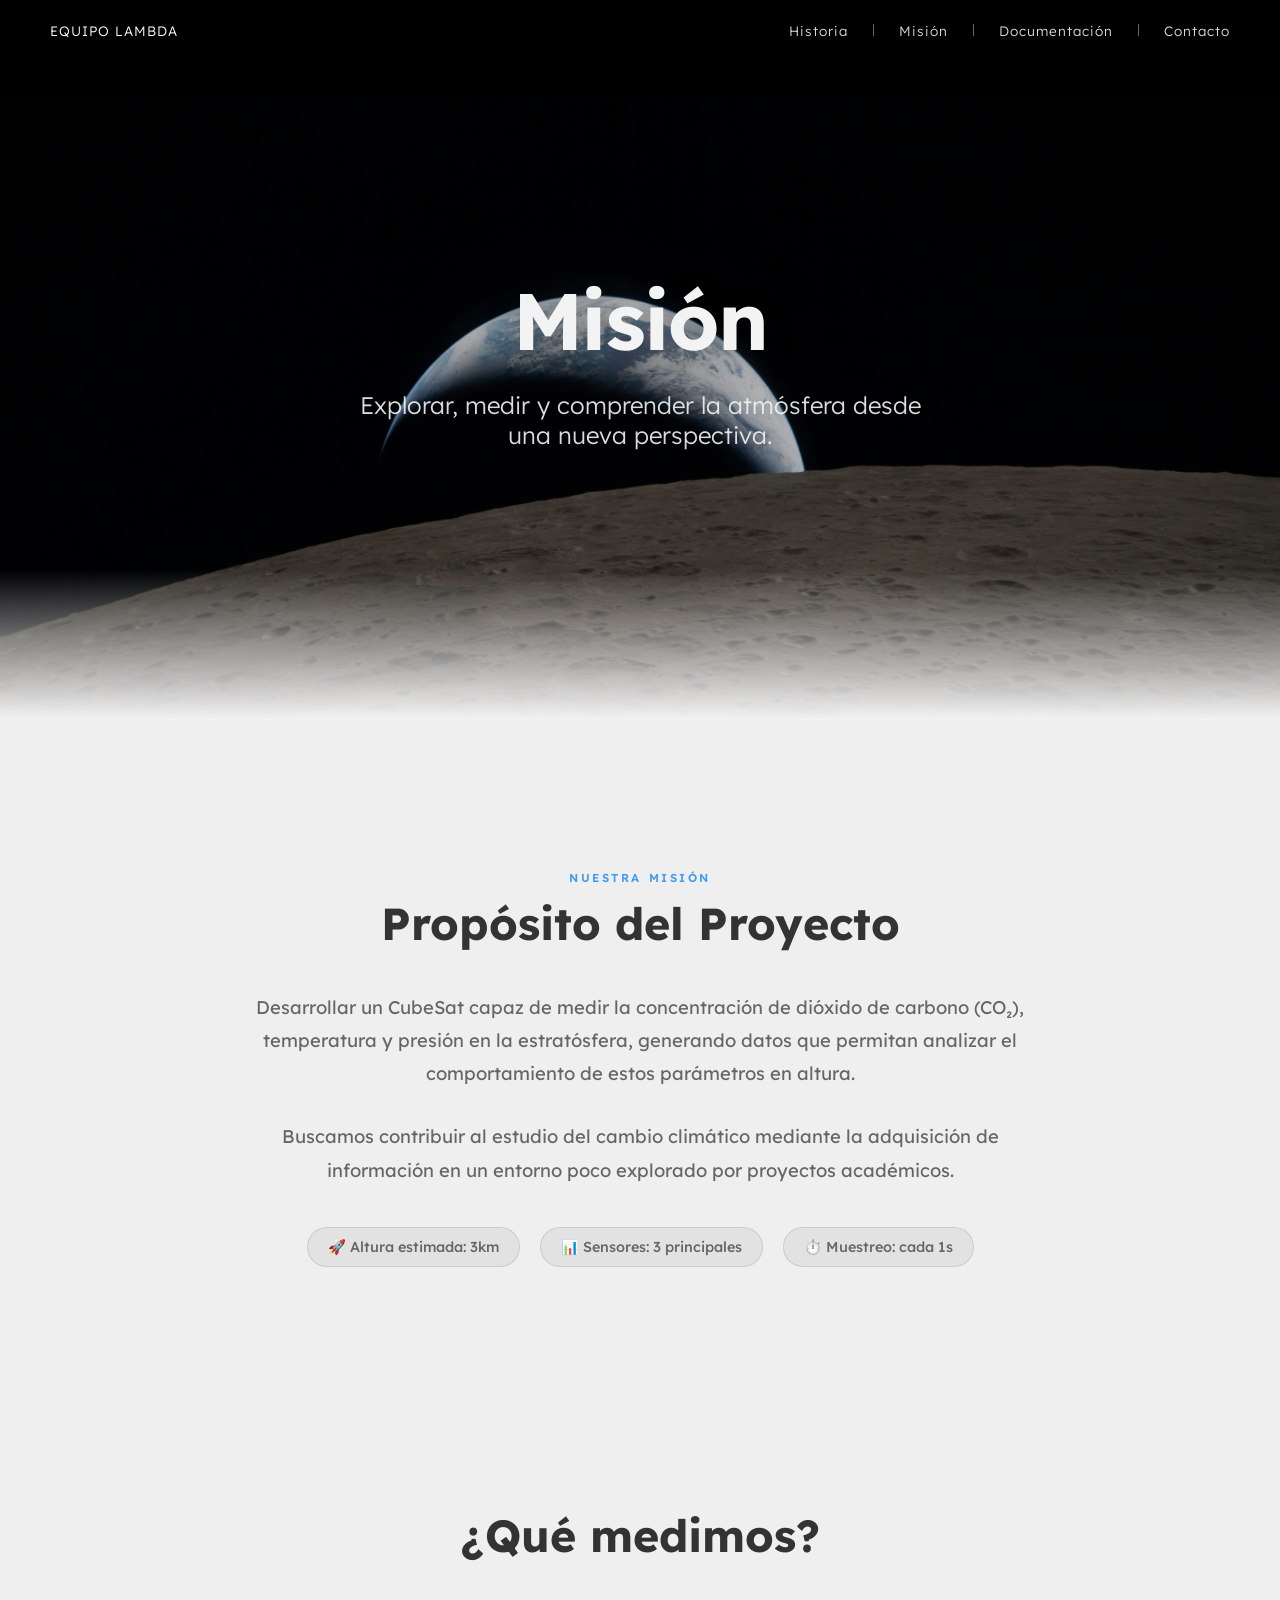
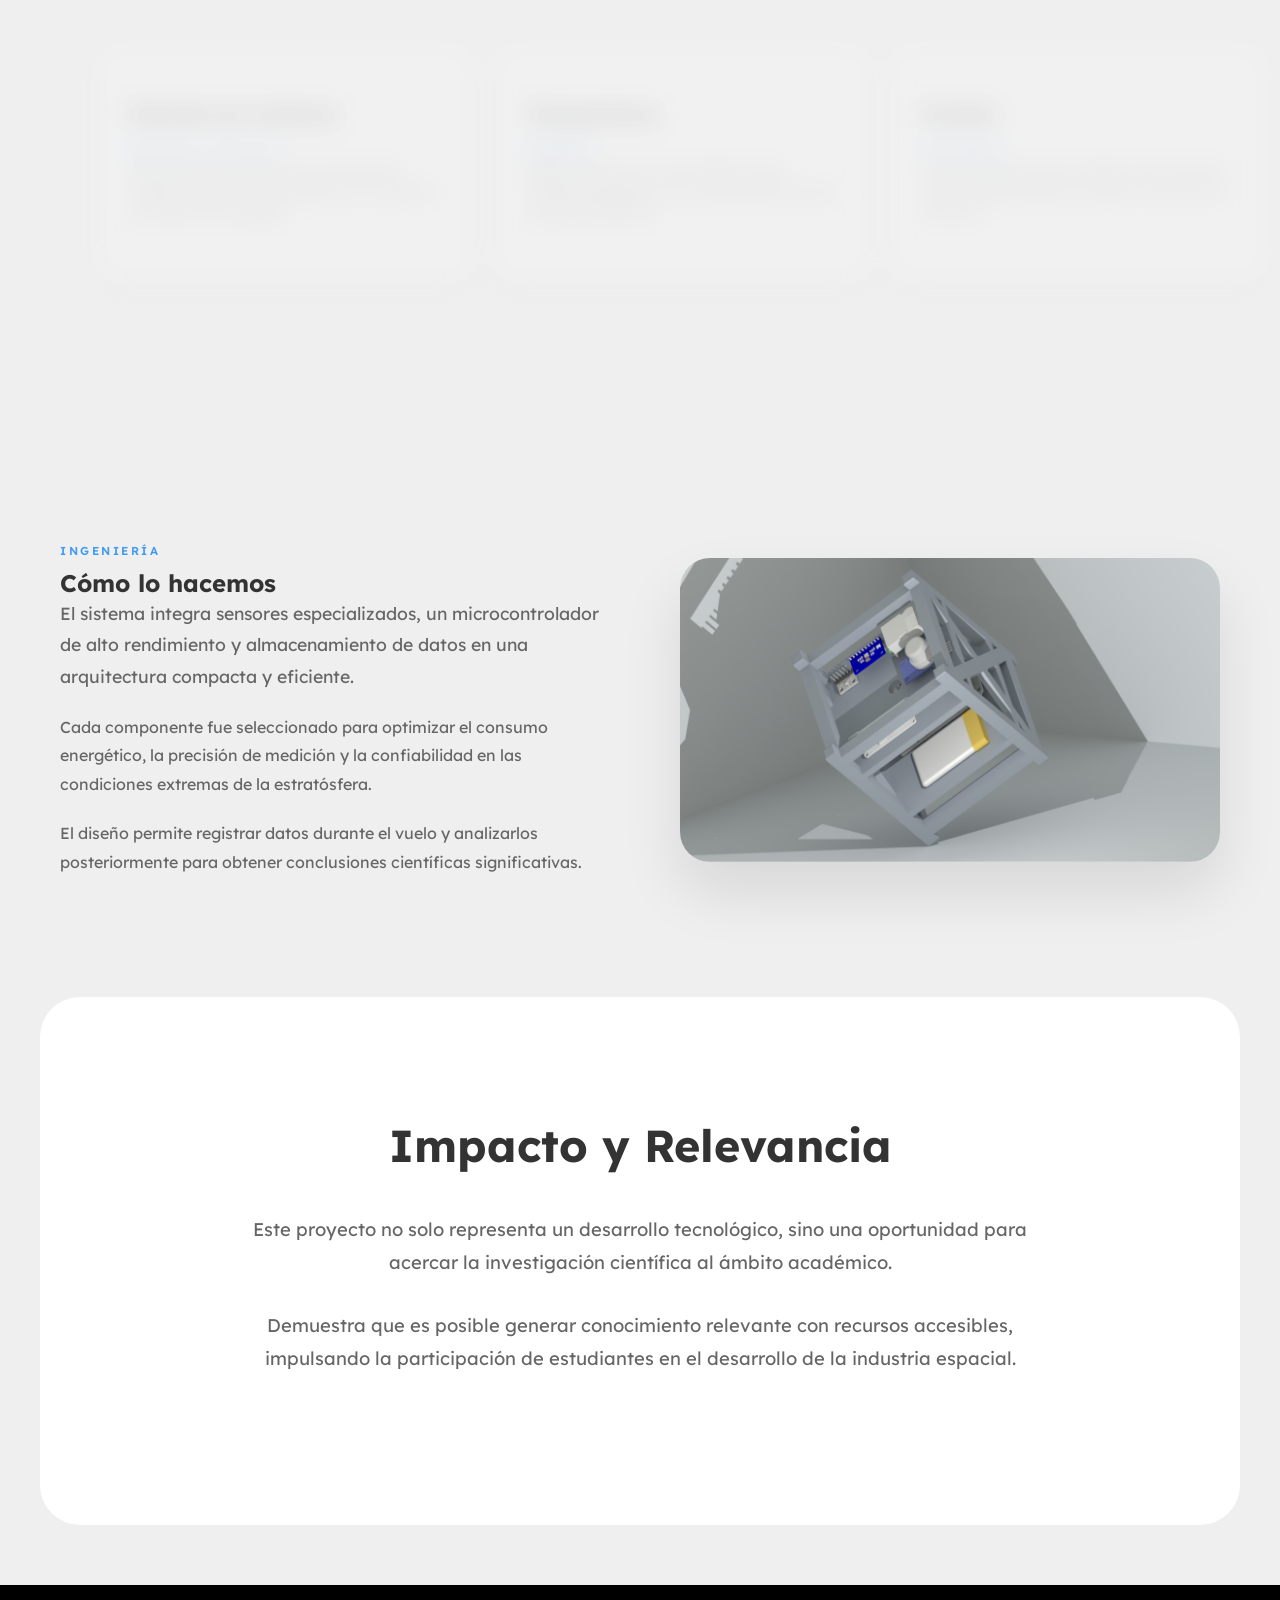
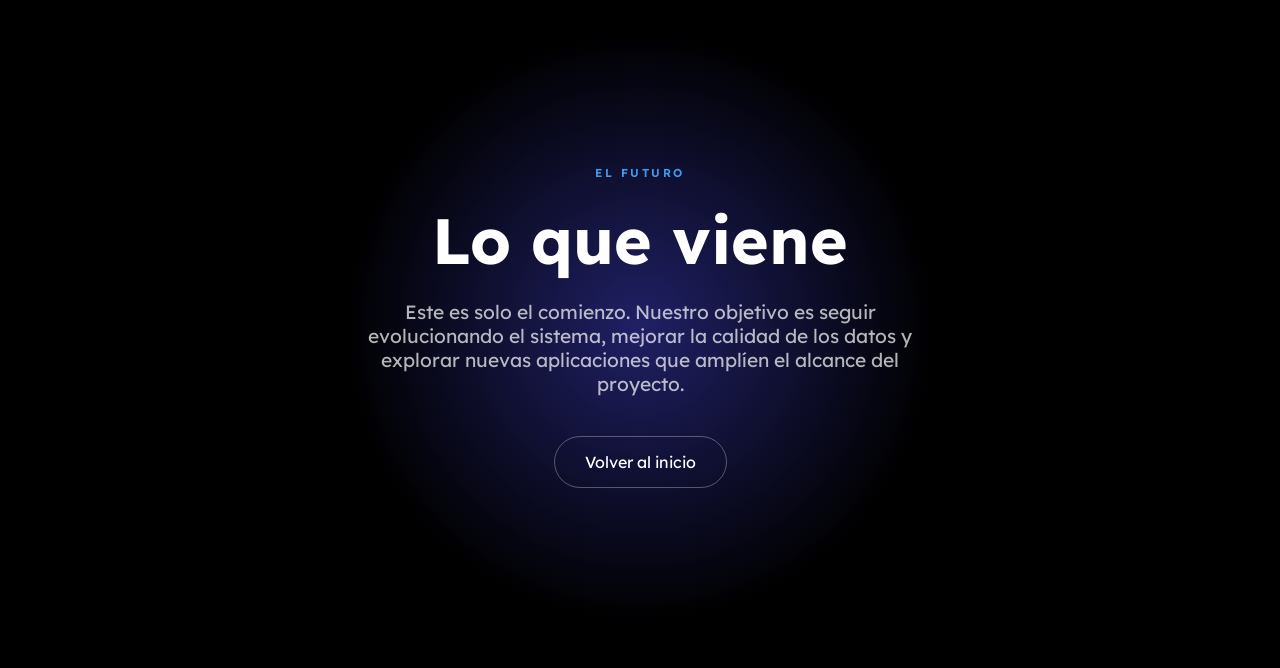
<file: mision.html>
<!DOCTYPE html>
<html lang="es">

<head>
    <meta charset="UTF-8">
    <meta name="viewport" content="width=device-width, initial-scale=1.0">
    <title>Misión - Equipo Lambda</title>
    <link rel="stylesheet" href="styles.css">
    <link rel="stylesheet" href="styles-mision.css">
    <link href="https://fonts.googleapis.com/css2?family=Lexend:wght@300;400;500;600;700&display=swap" rel="stylesheet">
</head>

<body>

    <!-- NAVBAR -->
    <header class="navbar">
        <div class="logo"><a href="index.html" style="color: inherit; text-decoration: none;">EQUIPO LAMBDA</a></div>
        <nav>
            <ul>
                <li><a href="historia.html">Historia</a></li>
                <li><a href="mision.html">Misión</a></li>
                <li><a href="#">Documentación</a></li>
                <li><a href="#">Contacto</a></li>
            </ul>
        </nav>
    </header>

    <!-- 1. HERO -->
    <section class="mision-hero">
        <h1>Misión</h1>
        <p>Explorar, medir y comprender la atmósfera desde una nueva perspectiva.</p>
    </section>

    <!-- 2. PROPÓSITO -->
    <section id="proposito" class="mision-section mision-block-centered">
        <span class="gallery-eyebrow" style="color: var(--accent); margin-bottom: 10px;">Nuestra misión</span>
        <h2>Propósito del Proyecto</h2>
        <p>
            Desarrollar un CubeSat capaz de medir la concentración de dióxido de carbono (CO₂), temperatura y presión en
            la estratósfera, generando datos que permitan analizar el comportamiento de estos parámetros en altura.
        </p>
        <p>
            Buscamos contribuir al estudio del cambio climático mediante la adquisición de información en un entorno
            poco explorado por proyectos académicos.
        </p>
        <div class="tech-meta">
            <div class="meta-chip">🚀 Altura estimada: 3km</div>
            <div class="meta-chip">📊 Sensores: 3 principales</div>
            <div class="meta-chip">⏱️ Muestreo: cada 1s</div>
        </div>
    </section>

    <!-- 3. QUÉ MEDIMOS -->
    <section id="mediciones" class="mision-section">
        <div class="mision-block-centered">
            <h2>¿Qué medimos?</h2>
        </div>
        <div class="mediciones-grid">
            <!-- CO2 -->
            <div class="glass-card">
                <h3>Dióxido de Carbono</h3>
                <h4>MQ-135 y MH-Z19</h4>
                <p>Medición de concentración en altura para analizar variaciones atmosféricas y su impacto en el efecto
                    invernadero.</p>
            </div>
            <!-- TEMPERATURA -->
            <div class="glass-card">
                <h3>Temperatura</h3> 
                <h4>BMP280</h4>
                <p>Registro térmico en la estratósfera para entender gradientes y el comportamiento de las capas
                    atmosféricas.</p>
            </div>
            <!-- PRESIÓN -->
            <div class="glass-card">
                <h3>Presión</h3>
                <h4>MPU9250</h4>
                <p>Datos de presión para modelar condiciones de vuelo, validar altitudes y calibrar el resto de los
                    sensores.</p>
            </div>
        </div>
    </section>

    <!-- 4. CÓMO LO HACEMOS -->
    <section id="ingenieria" class="mision-section">
        <div class="mision-split">
            <div class="text-content">
                <span class="gallery-eyebrow" style="color: var(--accent); margin-bottom: 10px;">Ingeniería</span>
                <h2>Cómo lo hacemos</h2>
                <p style="font-size: 1.1rem; line-height: 1.8; color: var(--text-muted); margin-bottom: 20px;">
                    El sistema integra sensores especializados, un microcontrolador de alto rendimiento y almacenamiento
                    de datos en una arquitectura compacta y eficiente.
                </p>
                <p style="line-height: 1.8; color: var(--text-muted); margin-bottom: 20px;">
                    Cada componente fue seleccionado para optimizar el consumo energético, la precisión de medición y la
                    confiabilidad en las condiciones extremas de la estratósfera.
                </p>
                <p style="line-height: 1.8; color: var(--text-muted);">
                    El diseño permite registrar datos durante el vuelo y analizarlos posteriormente para obtener
                    conclusiones científicas significativas.
                </p>
            </div>
            <div class="visual-content">
                <img src="photos/img2.png" alt="Diagrama técnico del CubeSat">
            </div>
        </div>
    </section>

    <!-- 5. IMPACTO -->
    <section id="impacto" class="mision-section mision-block-centered"
        style="background: white; border-radius: 40px; margin-bottom: 60px;">
        <h2>Impacto y Relevancia</h2>
        <p>
            Este proyecto no solo representa un desarrollo tecnológico, sino una oportunidad para acercar la
            investigación científica al ámbito académico.
        </p>
        <p>
            Demuestra que es posible generar conocimiento relevante con recursos accesibles, impulsando la participación
            de estudiantes en el desarrollo de la industria espacial.
        </p>
    </section>

    <!-- 6. VISIÓN FUTURA -->
    <section class="mision-vision">
        <div class="content">
            <span class="gallery-eyebrow" style="color: var(--accent); margin-bottom: 20px;">El futuro</span>
            <h2>Lo que viene</h2>
            <p>Este es solo el comienzo. Nuestro objetivo es seguir evolucionando el sistema, mejorar la calidad de los
                datos y explorar nuevas aplicaciones que amplíen el alcance del proyecto.</p>
            <div style="margin-top: 40px;">
                <a href="index.html"
                    style="color: white; text-decoration: none; border: 1px solid rgba(255,255,255,0.3); padding: 15px 30px; border-radius: 100px; display: inline-block; transition: 0.3s;"
                    onmouseover="this.style.background='white'; this.style.color='black'"
                    onmouseout="this.style.background='transparent'; this.style.color='white'">Volver al inicio</a>
            </div>
        </div>
    </section>


    <script>
        const cards = document.querySelectorAll(".glass-card");

        const handleScroll = () => {
            let trigger = window.innerHeight / 2;

            cards.forEach(card => {
                let rect = card.getBoundingClientRect();

                if (rect.top < trigger + 150 && rect.bottom > trigger - 150) {
                    card.classList.add("active");
                } else {
                    card.classList.remove("active");
                }
            });
        };

        window.addEventListener("scroll", handleScroll);
        handleScroll();
    </script>

</body>

</html>
</file>
<file: styles.css>
* {
  margin: 0;
  padding: 0;
  box-sizing: border-box;
  font-family: 'Lexend', sans-serif;
}

body {
  background-color: #efefef;
  /* Un blanco suave que no cansa la vista */
  color: #333;
}

/* NAVBAR */
.navbar {
  position: fixed;
  top: 0;
  width: 100%;
  padding: 20px 50px;
  z-index: 1000;
  display: flex;
  justify-content: space-between;
  align-items: center;
}

/* Pseudo-elemento para el degradado de desenfoque */
.navbar::before {
  content: "";
  position: absolute;
  top: 0;
  left: 0;
  width: 100%;
  height: 160%;
  /* Extiende más abajo para suavizar el corte */
  z-index: -1;
  background: linear-gradient(to bottom, rgba(0, 0, 0, 0.6) 0%, transparent 100%);
  backdrop-filter: blur(10px);
  -webkit-backdrop-filter: blur(10px);
  -webkit-mask-image: linear-gradient(to bottom, black 40%, transparent 100%);
  mask-image: linear-gradient(to bottom, black 40%, transparent 100%);
  pointer-events: none;
}

.logo {
  color: white;
  font-weight: 700;
  font-size: 1rem;
  letter-spacing: 2px;
}

.navbar ul {
  list-style: none;
  display: flex;
  justify-content: flex-end;
  align-items: center;
  gap: 25px;
}

.navbar li {
  display: flex;
  align-items: center;
}

.navbar li:not(:last-child)::after {
  content: "";
  display: block;
  width: 1px;
  height: 12px;
  background-color: rgba(255, 255, 255, 0.4);
  margin-left: 25px;
}

.navbar a {
  text-decoration: none;
  color: rgba(255, 255, 255, 0.85);
  font-weight: 300;
  font-size: 0.85rem;
  letter-spacing: 1px;
  transition: color 0.3s;
}

.navbar a:hover {
  color: #fff;
}

/* HERO */
.hero {
  position: relative;
  height: 100vh;
  background: url('cubesat.jpg') center/cover no-repeat;
  display: flex;
  align-items: center;
  justify-content: center;
}

/* Overlay para oscurecer un poco */
.hero::before {
  content: "";
  position: absolute;
  width: 100%;
  height: 100%;
  background: rgba(26, 37, 58, 0.25);
  top: 0;
  left: 0;
}

/* Degradado hacia el fondo blanco */
.hero::after {
  content: "";
  position: absolute;
  bottom: 0;
  left: 0;
  width: 100%;
  height: 150px;
  background: linear-gradient(to bottom, transparent, #efefef);
  pointer-events: none;
}

/* CONTENIDO */
.overlay {
  position: relative;
  text-align: center;
  color: white;
}

.overlay h1 {
  font-size: 120px;
  font-weight: 700;
  letter-spacing: 2px;
  text-shadow: 0px 4px 15px rgba(47, 59, 83, 0.5);
}

.overlay p {
  margin-top: 20px;
  font-size: 18px;
  font-weight: 300;
  letter-spacing: 2px;
}

/* SECCIÓN MISIÓN */
.info {
  height: 60vh;
  display: flex;
  justify-content: center;
  align-items: center;
  background-color: #efefef;
  text-align: center;
}

.info p {
  font-family: 'Inter', sans-serif;
  /* o Lexend si preferís */
  font-size: 2rem;
  font-weight: 400;
  color: #6e6e6e;

  /* sombra suave tipo Apple */
  text-shadow: 0px 2px 4px rgba(0, 0, 0, 0.15);

  /* animación */
  opacity: 0;
  transform: translateY(20px);
  animation: fadeUp 1.2s ease forwards;
}

/* keyframes para fade in */
@keyframes fadeUp {
  to {
    opacity: 1;
    transform: translateY(0);
  }
}


.about-full {
  display: flex;
  max-width: 1280px;
  margin: 0 auto;
  justify-content: space-between;
  padding: 0 80px;
  border-radius: 30px;
  position: relative;
}

/* TEXTO IZQUIERDA */
.about-content {
  max-width: 400px;
  position: sticky;
  top: 0;
  height: 100vh;
  display: flex;
  flex-direction: column;
  justify-content: center;
}

.about-content h2 {
  font-size: 3rem;
  margin-bottom: 20px;
  color: #111;
}

.about-content p {
  font-size: 1.1rem;
  line-height: 1.7;
  color: #555;
}

/* CARDS */
.cards-container {
  display: flex;
  flex-direction: column;
  align-items: flex-end;
  /* Para que no estén tan a la izquierda */
  gap: 10vh;
  /* Más juntas */
  padding: 50vh 0;
  /* Padding para que la primera y última tarjeta lleguen al centro */
}

/* GLASS CARD */
.glass-card {
  width: 450px;
  /* Más grandes y anchas */
  height: 280px;
  padding: 35px;

  border-radius: 25px;

  background: rgba(255, 255, 255, 0.25);
  backdrop-filter: blur(15px);

  border: 1px solid rgba(255, 255, 255, 0.3);

  display: flex;
  flex-direction: column;
  justify-content: center;

  transition: all 0.5s ease;
  transform: scale(0.85);
  opacity: 0.4;
  filter: blur(5px);
  /* Desenfocadas cuando no son principales */
}

/* CARD ACTIVA */
.glass-card.active {
  transform: scale(1.05);
  /* Escala sutilmente mayor */
  opacity: 1;
  filter: blur(0);
  /* Nítidas al ser principales */
}

/* Card Grid Content List */
.card-grid-content-list {
  /* Disposición automática */
  display: flex;
  flex-direction: column;
  align-items: flex-start;
  padding: 64px;
  gap: 48px;

  width: 1200px;
  height: 909px;

  /* Auto layout inter  ior */
  flex: none;
  order: 5;
  align-self: stretch;
  flex-grow: 0;

  border-radius: 30px;
  /* Añadido para mantener estilo */
}

/* SECCIÓN GENERAL */
.team {
  display: flex;
  flex-direction: column;
  align-items: flex-start;
  justify-content: center;
  padding: 150px 64px;
  /* Mayor padding vertical */
  gap: 60px;
  /* Un poco más de espacio entre el título y la lista */
  min-height: 80vh;
  /* Para asegurar que ocupe buen espacio en pantalla */

  max-width: 1200px;
  margin: 0 auto;
}

/* HEADER */
.team-header h2 {
  font-size: 1.5rem;
  font-weight: 600;
  color: #111;
}

.team-header p {
  font-size: 0.9rem;
  color: #777;
  margin-top: 4px;
}

/* LISTA */
.team-list {
  display: flex;
  flex-direction: column;
  gap: 24px;
  width: 100%;
}

/* CARD */
.team-card {
  display: flex;
  align-items: flex-start;
  gap: 24px;

  padding: 20px;
  border-radius: 12px;

  border: 1px solid #e5e5e5;
  background: #fafafa;

  transition: all 0.2s ease;
}

.team-card:hover {
  background: #f5f5f5;
  transform: translateY(-2px);
}

/* IMAGEN */
.team-img {
  width: 80px;
  height: 80px;
  background: #ddd;
  border-radius: 8px;
  flex-shrink: 0;
  overflow: hidden;
}

.team-img img {
  width: 100%;
  height: 100%;
  object-fit: cover;
}

/* TEXTO */
.team-info h3 {
  font-size: 1rem;
  font-weight: 600;
  color: #111;
  margin-bottom: 6px;
}

.team-info p {
  font-size: 0.9rem;
  color: #666;
  line-height: 1.5;
  max-width: 900px;
  text-align: justify;
}

.footer {
  display: flex;
  justify-content: space-between;
  gap: 80px;

  padding: 80px 60px;
  background: #f5f7fa;

  border-top: 1px solid #e5e5e5;
}

/* LADO IZQUIERDO */
.footer-left {
  display: flex;
  flex-direction: column;
  gap: 20px;
}

.footer-left .logo {
  font-size: 24px;
  color: #111;
}

/* ICONOS */
.socials {
  display: flex;
  gap: 12px;
}

.socials span {
  font-size: 14px;
  color: #555;
  cursor: pointer;
  transition: 0.2s;
}

.socials span:hover {
  color: #000;
}

/* COLUMNAS */
.footer-columns {
  display: flex;
  gap: 80px;
}

.footer-col h4 {
  font-size: 0.9rem;
  font-weight: 600;
  margin-bottom: 15px;
  color: #111;
}

.footer-col ul {
  list-style: none;
}

.footer-col li {
  font-size: 0.85rem;
  margin-bottom: 10px;
}

.footer-col a {
  text-decoration: none;
  color: #666;
  transition: 0.2s;
}

.footer-col a:hover {
  color: #000;
}
</file>
<file: styles-contacto.css>
.contact-page {
  position: relative;
  min-height: 100vh;
  background: #0a0a0f;
  overflow: hidden;
  padding: 120px 60px;
  display: flex;
  align-items: center;
}

/* glow tipo Linear */
.contact-glow {
  position: absolute;
  width: 700px;
  height: 700px;
  background: radial-gradient(circle,
      rgba(40, 160, 255, 0.18) 0%,
      rgba(40, 160, 255, 0.04) 40%,
      transparent 70%);

  top: 50%;
  left: 50%;
  transform: translate(-50%, -50%);
  pointer-events: none;
}

/* layout */
.contact-wrapper {
  max-width: 1300px;
  width: 100%;
  margin: auto;

  display: flex;
  justify-content: space-between;
  gap: 100px;
  align-items: center;

  position: relative;
  z-index: 2;
}

/* LEFT */
.contact-left {
  flex: 1;
  max-width: 800px;
}

.contact-eyebrow {
  display: block;
  color: rgba(255, 255, 255, 0.45);
  font-size: 0.75rem;
  letter-spacing: 0.25em;
  margin-bottom: 30px;
}

.contact-left h1 {
  color: white;
  font-size: clamp(3rem, 7vw, 6rem);
  line-height: 1.02;
  font-weight: 700;
  margin-bottom: 30px;
  letter-spacing: -0.03em;
}

.contact-left p {
  color: rgba(255, 255, 255, 0.6);
  font-size: 1.15rem;
  line-height: 1.8;
  max-width: 580px;
}

/* tags */
.contact-tags {
  margin-top: 40px;
  display: flex;
  gap: 14px;
  flex-wrap: wrap;
}

.tag {
  padding: 10px 18px;
  border-radius: 999px;

  background: rgba(255, 255, 255, 0.06);
  border: 1px solid rgba(255, 255, 255, 0.08);

  color: rgba(255, 255, 255, 0.75);
  font-size: 0.9rem;
}

/* CARD */
.contact-card {
  width: 420px;
  padding: 40px;

  border-radius: 28px;

  background: rgba(255, 255, 255, 0.06);

  backdrop-filter: blur(20px);
  -webkit-backdrop-filter: blur(20px);

  border: 1px solid rgba(255, 255, 255, 0.08);

  box-shadow:
    0 20px 60px rgba(0, 0, 0, 0.25);
}

/* items */
.contact-item {
  padding: 22px 0;
  border-bottom: 1px solid rgba(255, 255, 255, 0.06);
}

.contact-item:last-child {
  border-bottom: none;
}

.contact-item span {
  display: block;
  color: rgba(255, 255, 255, 0.4);
  font-size: 0.8rem;
  margin-bottom: 10px;
  letter-spacing: 0.05em;
}

.contact-item a,
.contact-item p {
  color: white;
  text-decoration: none;
  font-size: 1rem;
  transition: 0.3s;
}

.contact-item a:hover {
  color: #70c6ff;
}

/* FOOTER DARK OVERRIDE */
.footer.footer-dark {
  background: #0a0a0f;
  border-top: 1px solid rgba(255, 255, 255, 0.08);
}

.footer-dark .footer-left .logo {
  color: white;
}

.footer-dark .socials span {
  color: rgba(255, 255, 255, 0.45);
}

.footer-dark .socials span:hover {
  color: white;
}

.footer-dark .footer-col h4 {
  color: white;
}

.footer-dark .footer-col a {
  color: rgba(255, 255, 255, 0.6);
}

.footer-dark .footer-col a:hover {
  color: white;
}

/* mobile */
@media (max-width: 900px) {
  .navbar {
    padding: 15px 30px;
  }

  .navbar ul {
    gap: 15px;
  }

  .navbar li:not(:last-child)::after {
    margin-left: 15px;
  }

  .contact-wrapper {
    flex-direction: column;
    align-items: flex-start;
    gap: 60px;
  }

  .contact-card {
    width: 100%;
  }

  .contact-left h1 {
    font-size: 3.5rem;
  }
}
</file>
<file: styles-historia.css>
/* HERO */
.historia-hero {
  position: relative;
  height: 70vh;
  display: flex;
  flex-direction: column;
  justify-content: center;
  align-items: center;

  text-align: center;
  /* overlay blanco semitransparente para bajar contraste */
  background:
    linear-gradient(rgba(236, 236, 236, 0.18), rgba(160, 160, 160, 0.18)),
    url("nasaluna.jpg") no-repeat center center / cover;
}

.historia-hero h1 {
  font-size: 4rem;
  font-weight: 700;
  color: #f3f3f3;
  text-shadow:
    0 0 30px rgba(0, 0, 0, 0.35),
    0 2px 8px rgba(0, 0, 0, 0.25);
}

.historia-hero p {
  margin-top: 15px;
  font-size: 1.2rem;
  color: #f0f0f0;
  text-shadow:
    0 0 20px rgba(0, 0, 0, 0.3),
    0 2px 6px rgba(0, 0, 0, 0.2);
}

/* degradé inferior hacia el fondo de página */
.historia-hero::after {
  content: "";
  position: absolute;
  bottom: 0;
  left: 0;
  width: 100%;
  height: 180px;
  background: linear-gradient(to bottom, transparent, #e9e9e9);
  pointer-events: none;
}

/* BLOQUES GENERALES */
.historia-block {
  max-width: 1100px;
  margin: 0 auto;
  padding: 120px 20px;
}

/* CENTRADO */
.historia-block.centered {
  text-align: center;
}

.historia-block.centered h2 {
  font-size: 2.5rem;
  margin-bottom: 20px;
}

.historia-block.centered p {
  max-width: 700px;
  margin: 10px auto;
  line-height: 1.8;
  color: #555;
}

/* SPLIT */
.historia-block.split {
  display: flex;
  align-items: center;
  gap: 60px;
}

.historia-block.split.reverse {
  flex-direction: row-reverse;
}

/* TEXTO */
.historia-block .text {
  flex: 1;
}

.historia-block .text h2 {
  font-size: 2rem;
  margin-bottom: 20px;
}

.historia-block .text p {
  line-height: 1.8;
  color: #555;
  margin-bottom: 15px;
}

/* IMAGEN */
.historia-block .image {
  flex: 1;
  display: flex;
  justify-content: center;
}

.historia-block .image img {
  width: 100%;
  max-width: 450px;
  border-radius: 20px;

  /* glass effect leve */
  box-shadow: 0 20px 60px rgba(0,0,0,0.15);
}

/* =====================================================
   GALERÍA SCROLL  —  sección sticky independiente
   ===================================================== */
#galeria-circular {
  background: #000;
  width: 100%;
  height: 900vh; /* 8 slides × 100vh de scroll + 100vh sticky */
  position: relative;
}

.gallery-sticky {
  position: sticky;
  top: 0;
  height: 100vh;
  display: flex;
  align-items: center;
  justify-content: center;
  overflow: hidden;
}

/* Fondo amb glow radial sutil */
.gallery-sticky::before {
  content: '';
  position: absolute;
  inset: 0;
  background:
    radial-gradient(ellipse 80% 50% at 50% 0%,   rgba(60,60,200,0.12) 0%, transparent 70%),
    radial-gradient(ellipse 60% 40% at 80% 100%, rgba(120,40,200,0.08) 0%, transparent 60%);
  pointer-events: none;
}

.gallery-layout {
  display: flex;
  align-items: center;
  justify-content: space-between; /* Texto izquierda, Carrusel derecha */
  width: 100%;
  max-width: 1200px;
  margin: 0 auto;
  gap: 50px;
}

.gallery-left {
  flex: 0 0 550px; /* Aumentado de 400px para que los títulos largos entren en una línea */
  z-index: 10;
}

.gallery-right {
  flex: 1; /* El carrusel ocupa el resto del espacio */
  display: flex;
  justify-content: center;
  align-items: center;
  perspective: 2000px; /* Perspectiva alta para evitar deformación tosca */
}
.gallery-stage {
  position: relative;
  width: 400px; /* Ancho de la zona de fotos */
  height: 500px;
  transform-style: preserve-3d;
}

.gallery-eyebrow {
  display: block;
  font-size: 0.72rem;
  font-weight: 600;
  letter-spacing: 0.22em;
  text-transform: uppercase;
  color: rgba(150,150,255,0.8);
  margin-bottom: 20px;
}

#g-title {
  font-size: 2.3rem;
  font-weight: 700;
  line-height: 1.2;
  margin: 0 0 18px 0;
  white-space: nowrap; /* Fuerza a que el título quede en una sola línea */
  background: linear-gradient(135deg, #fff 40%, #9090ff);
  -webkit-background-clip: text;
  -webkit-text-fill-color: transparent;
  background-clip: text;
  transition: opacity 0.35s ease;
}

#g-desc {
  font-size: 1rem;
  line-height: 1.8;
  color: rgba(255,255,255,0.52);
  margin: 0 0 36px 0;
  transition: opacity 0.35s ease;
}

.gallery-meta {
  display: flex;
  align-items: center;
  gap: 14px;
  margin-bottom: 28px;
}

#g-current {
  font-size: 1rem;
  font-weight: 700;
  color: #fff;
  min-width: 24px;
  font-variant-numeric: tabular-nums;
}

.g-total {
  font-size: 0.85rem;
  color: rgba(255,255,255,0.3);
  min-width: 24px;
  font-variant-numeric: tabular-nums;
}

.gallery-progress-track {
  flex: 1;
  height: 2px;
  background: rgba(255,255,255,0.1);
  border-radius: 2px;
  overflow: hidden;
}

#g-bar {
  height: 100%;
  width: 0%;
  background: linear-gradient(90deg, #6666ff, #bb66ff);
  border-radius: 2px;
  transition: width 0.4s ease;
}

.gallery-dots {
  display: flex;
  gap: 8px;
  flex-wrap: wrap;
}

.g-dot {
  width: 8px;
  height: 8px;
  border-radius: 50%;
  background: rgba(255,255,255,0.18);
  cursor: pointer;
  transition: background 0.3s ease, transform 0.3s ease;
}

.g-dot.active {
  background: #8888ff;
  transform: scale(1.45);
}

/* ── RIGHT: stage 3D ── */
.gallery-right {
  flex: 0 0 auto;
  display: flex;
  align-items: center;
  justify-content: center;
}

.gallery-stage-wrap {
  display: flex;
  flex-direction: column;
  align-items: center;
}

.gallery-stage {
    position: relative;
    perspective: 1500px; /* Profundidad de visión[cite: 6] */
    transform-style: preserve-3d; /* Permite el giro 3D real[cite: 6] */
    width: 100%;
    height: 600px;
}

.g-slot {
    position: absolute;
    /* Esto hace que la imagen gire alrededor del centro del stage[cite: 6] */
    transform-origin: center center -500px; 
    will-change: transform, opacity;
    transition: none !important; /* Evita conflictos con el JS[cite: 6] */
}

/* Ajuste para que la imagen central no se desfase por su propio ancho[cite: 6] */

.g-slot img {
  width: 100%;
  height: 100%;
  object-fit: cover;
  display: block;
  transition: opacity 0.35s ease;
}
.g-slot {
  position: absolute;
  border-radius: 18px;
  overflow: hidden;
  will-change: transform, opacity; /* Ayuda al rendimiento */
  transition: opacity 0.3s ease; /* Solo para el fade inicial si quieres */
  }
/* Slot PREV — izquierda, atrás, desenfocado */
.g-slot-prev {
  width: 270px;
  height: 390px;
  left: 50%;
  top: 50%;
  margin-left: -135px;
  margin-top: -195px;
  transform: rotateY(-50deg) translateZ(-450px);
  filter: blur(4px) brightness(0.4);
  opacity: 0.4;
  z-index: 1;
  box-shadow: 0 0 0 1px rgba(255,255,255,0.08), 0 30px 80px rgba(0,0,0,0.8);
}

/* Slot CURR — centro, frente, nítido */
.g-slot-curr {
  width: 270px;
  height: 390px;
  left: 50%;
  top: 50%;
  margin-left: -135px;
  margin-top: -195px;
  transform: rotateY(0deg) translateZ(0px);
  filter: none;
  opacity: 1;
  z-index: 3;
  box-shadow:
    0 0 0 1px rgba(255,255,255,0.08),
    0 30px 80px rgba(0,0,0,0.8);
}

/* Slot NEXT — derecha, atrás, desenfocado */
.g-slot-next {
  width: 270px;
  height: 390px;
  left: 50%;
  top: 50%;
  margin-left: -135px;
  margin-top: -195px;
  transform: rotateY(50deg) translateZ(-450px);
  filter: blur(4px) brightness(0.4);
  opacity: 0.4;
  z-index: 2;
  box-shadow: 0 0 0 1px rgba(255,255,255,0.08), 0 30px 80px rgba(0,0,0,0.8);
}

/* Glow / bloom debajo del stage */
.gallery-bloom {
  width: 260px;
  height: 60px;
  border-radius: 50%;
  background: radial-gradient(ellipse, rgba(100,80,255,0.65) 0%, transparent 70%);
  filter: blur(22px);
  margin-top: -130px; /* Ajustado para quedar justo debajo de las fotos centradas */
  position: relative;
  z-index: 1;
  transition: background 0.5s ease;
}

/* FINAL */
.historia-final {
  padding: 120px 20px;
  text-align: center;
}

.historia-final p {
  font-size: 1.8rem;
  font-weight: 500;
  color: #333;
  max-width: 700px;
  margin: 0 auto;

  text-shadow: 0px 2px 6px rgba(0,0,0,0.1);
}
</file>
<file: styles-mision.css>
:root {
  --primary-glow: rgba(80, 80, 255, 0.4);
  --glass-bg: rgba(255, 255, 255, 0.05);
  --glass-border: rgba(255, 255, 255, 0.1);
  --text-main: #333;
  --text-muted: #666;
  --text-white: #f3f3f3;
  --bg-light: #efefef;
  --accent: rgb(65, 156, 241);
}
* {
  margin: 0;
  padding: 0;
  box-sizing: border-box;
  font-family: 'Lexend', sans-serif;
}

@keyframes fadeInUp {
  from {
    opacity: 0;
    transform: translateY(30px);
  }

  to {
    opacity: 1;
    transform: translateY(0);
  }
}

body {
  font-family: 'Lexend', sans-serif;
  background-color: var(--bg-light);
  color: var(--text-main);
  overflow-x: hidden;
}

/* 1. HERO */
.mision-hero {
  position: relative;
  height: 80vh;
  display: flex;
  flex-direction: column;
  justify-content: center;
  align-items: center;
  text-align: center;
  background:
    linear-gradient(to bottom, rgba(0, 0, 0, 0.4), rgba(0, 0, 0, 0.2)),
    url("nasa2.jpg") no-repeat center center / cover;
  color: var(--text-white);
  padding: 0 20px;
  margin-bottom: 30px;
}

/* Degradado hacia el fondo blanco */
.mision-hero::after {
  content: "";
  position: absolute;
  bottom: 0;
  left: 0;
  width: 100%;
  height: 150px;
  background: linear-gradient(to bottom, transparent, #f3f3f3);
  pointer-events: none;
}
.mision-hero h1 {
  font-size: clamp(3rem, 10vw, 5rem);
  font-weight: 700;
  margin-bottom: 20px;
  letter-spacing: -0.02em;
  text-shadow: 0 10px 30px rgba(0, 0, 0, 0.3);
}

.mision-hero p {
  font-size: clamp(1rem, 4vw, 1.5rem);
  font-weight: 300;
  max-width: 600px;
  opacity: 0.9;
}

/* Apple-style padding for sections */
.mision-section {
  padding: 120px 20px;
  max-width: 1200px;
  margin: 0 auto;
  animation: fadeInUp 1s ease-out both;
}

.gallery-eyebrow {
  display: block;
  font-size: 0.72rem;
  font-weight: 600;
  letter-spacing: 0.22em;
  text-transform: uppercase;
  margin-bottom: 20px;
}

/* 2. PROPÓSITO & 5. IMPACTO (Centered Blocks) */
.mision-block-centered {
  text-align: center;
}

.mision-block-centered h2 {
  font-size: clamp(2rem, 5vw, 2.8rem);
  margin-bottom: 40px;
  font-weight: 700;
  color: var(--text-main);
}

.mision-block-centered p {
  font-size: 1.15rem;
  line-height: 1.8;
  color: var(--text-muted);
  max-width: 800px;
  margin: 0 auto 30px;
}

/* 3. QUÉ MEDIMOS (Glass Cards) */
.mediciones-grid {
  display: grid;
  grid-template-columns: repeat(auto-fit, minmax(300px, 1fr));
  gap: 30px;
  margin-top: 60px;
}

.glass-card {
  background: rgba(255, 255, 255, 0.7);
  backdrop-filter: blur(10px);
  -webkit-backdrop-filter: blur(10px);
  border: 1px solid rgba(255, 255, 255, 0.3);
  padding: 50px 40px;
  border-radius: 24px;
  transition: all 0.6s cubic-bezier(0.165, 0.84, 0.44, 1);
  box-shadow: 0 10px 30px rgba(0, 0, 0, 0.05);
  display: flex;
  flex-direction: column;
  align-items: flex-start;

  /* Estado inicial: Totalmente desenfocado y pequeño */
  opacity: 0.2;
  filter: blur(15px);
  transform: scale(0.85);
  cursor: pointer;
}

.glass-card.active {
  opacity: 0.6; /* Un poco más visible al estar en foco de scroll, pero aún con algo de blur */
  filter: blur(8px);
  transform: scale(0.95);
}

.glass-card:hover {
  transform: scale(1.12) translateY(-10px);
  box-shadow: 0 40px 80px rgba(0, 0, 0, 0.18);
  background: rgba(255, 255, 255, 1);
  opacity: 1;
  filter: blur(0);
  z-index: 10;
}

.card-icon {
  width: 50px;
  height: 50px;
  background: var(--accent);
  border-radius: 12px;
  margin-bottom: 25px;
  display: flex;
  align-items: center;
  justify-content: center;
  color: white;
  font-size: 1.5rem;
}

.glass-card h3 {
  font-size: 1.5rem;
  margin-bottom: 15px;
  font-weight: 700;
}

.glass-card p {
  color: var(--text-muted);
  line-height: 1.6;
}

/* 4. CÓMO LO HACEMOS (Split Layout) */
.mision-split {
  display: flex;
  align-items: center;
  gap: 80px;
  flex-wrap: wrap;
}

.mision-split .text-content {
  flex: 1;
  min-width: 300px;
}

.mision-split .visual-content {
  flex: 1;
  min-width: 300px;
  display: flex;
  justify-content: center;
}

.mision-split img {
  width: 100%;
  max-width: 550px;
  border-radius: 30px;
  box-shadow: 0 30px 60px rgba(0, 0, 0, 0.1);
}

/* 6. VISIÓN FUTURA */
.mision-vision {
  background: #000;
  color: white;
  text-align: center;
  padding: 180px 20px;
  position: relative;
  overflow: hidden;
}

.mision-vision::before {
  content: '';
  position: absolute;
  top: 50%;
  left: 50%;
  transform: translate(-50%, -50%);
  width: 600px;
  height: 600px;
  background: radial-gradient(circle, var(--primary-glow) 0%, transparent 70%);
  z-index: 0;
  pointer-events: none;
}

.mision-vision .content {
  position: relative;
  z-index: 1;
}

.mision-vision h2 {
  font-size: clamp(2.5rem, 6vw, 4rem);
  margin-bottom: 20px;
}
.glass-card h4 {
  font-size: 1.2rem;
  opacity: 0.7;
  max-width: 600px;
  margin: 0 auto;
  margin-left: 0%;
  color: rgb(65, 156, 241)
}

.mision-vision p {
  font-size: 1.2rem;
  opacity: 0.7;
  max-width: 600px;
  margin: 0 auto;
}

/* Metadata chips */
.tech-meta {
  display: flex;
  justify-content: center;
  gap: 20px;
  margin-top: 40px;
  flex-wrap: wrap;
}

.meta-chip {
  background: rgba(0, 0, 0, 0.05);
  padding: 10px 20px;
  border-radius: 100px;
  font-size: 0.9rem;
  font-weight: 500;
  color: var(--text-muted);
  border: 1px solid rgba(0, 0, 0, 0.1);
}

@media (max-width: 768px) {
  .mision-section {
    padding: 80px 20px;
  }

  .mision-split {
    gap: 40px;
  }
}
</file>
